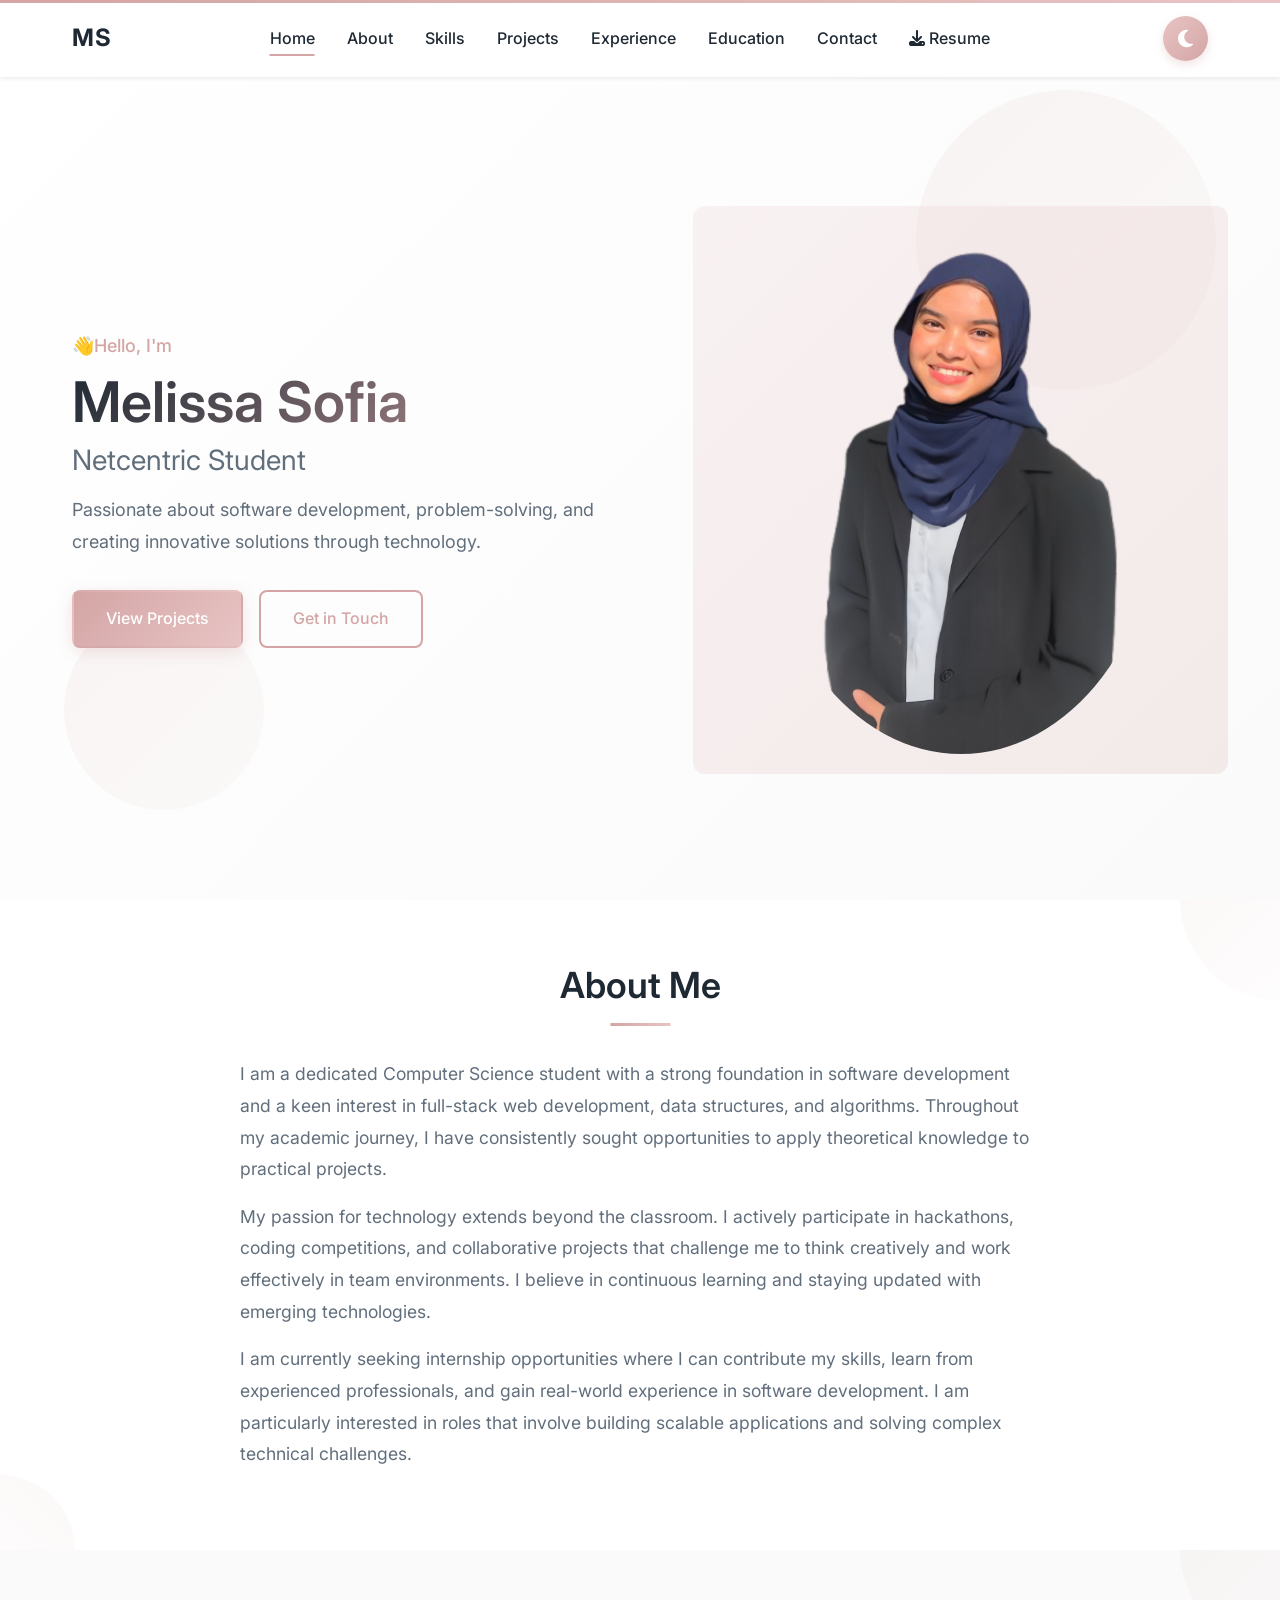
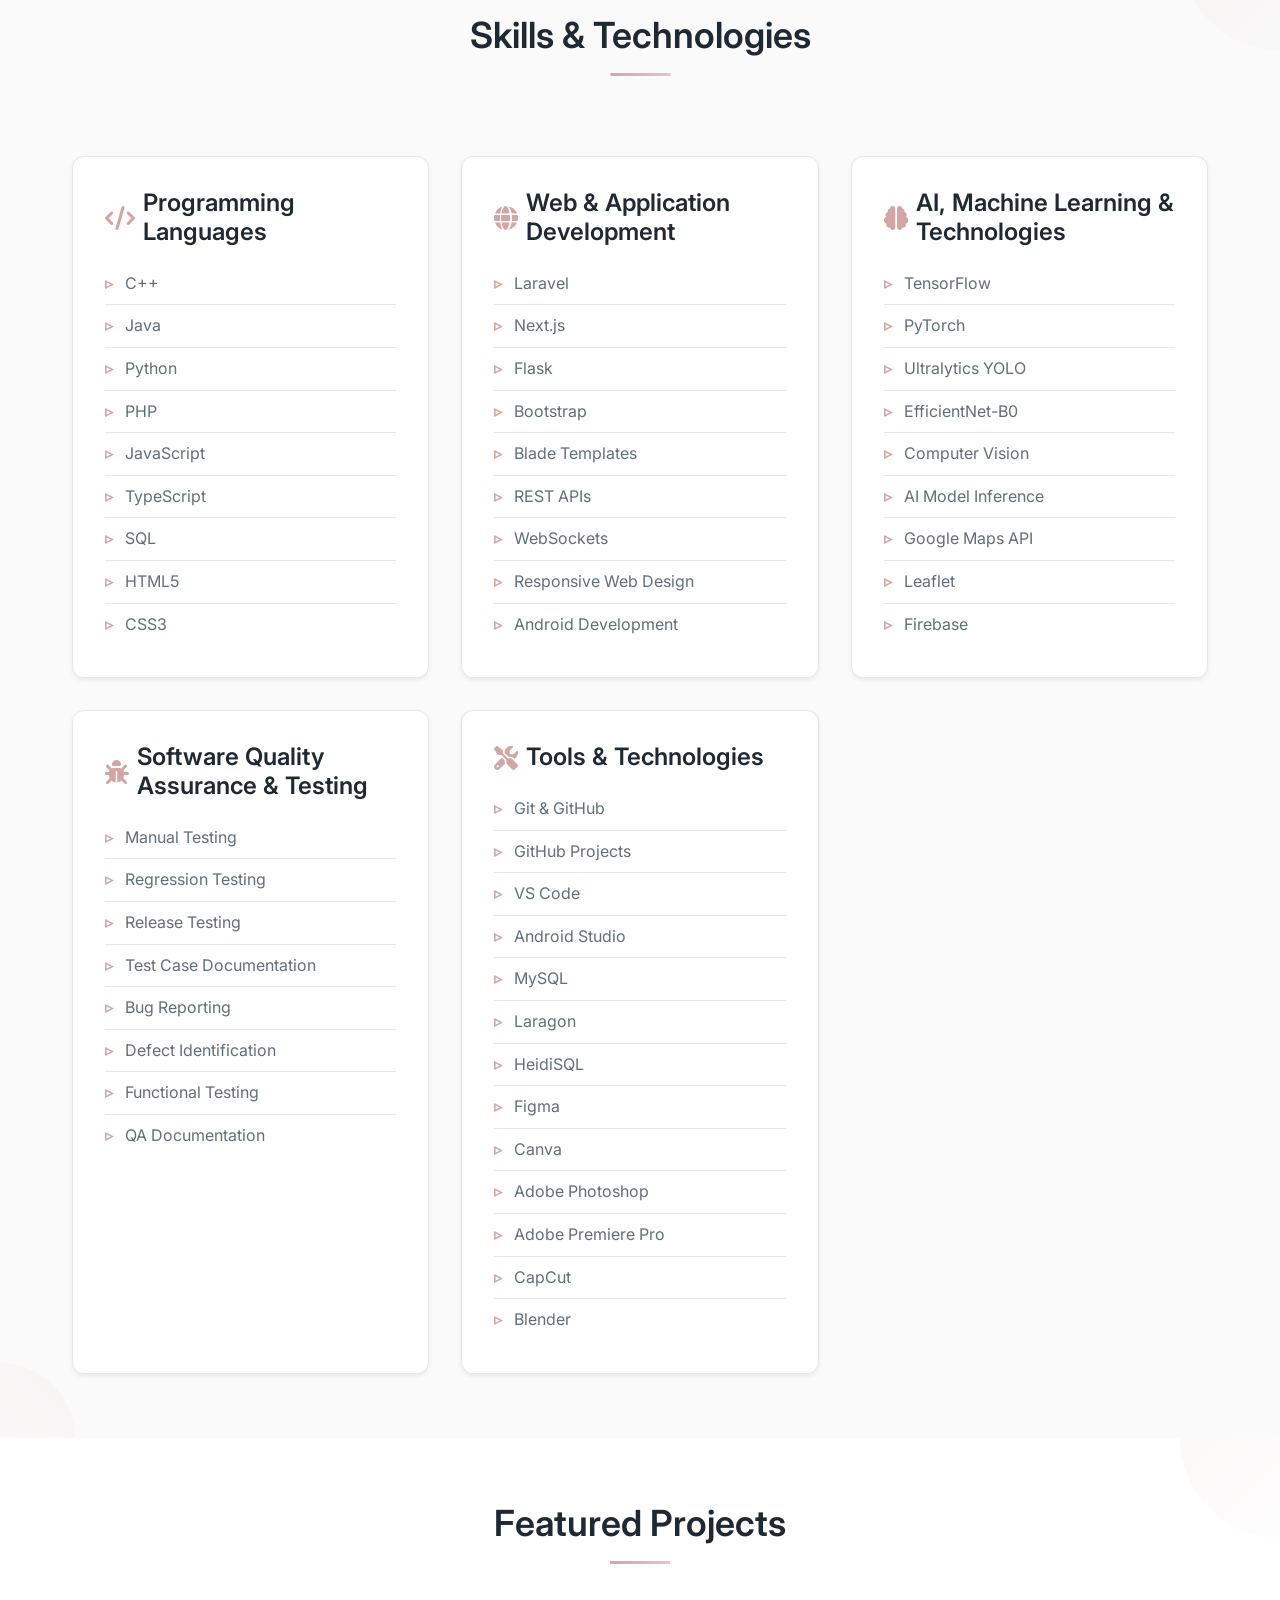
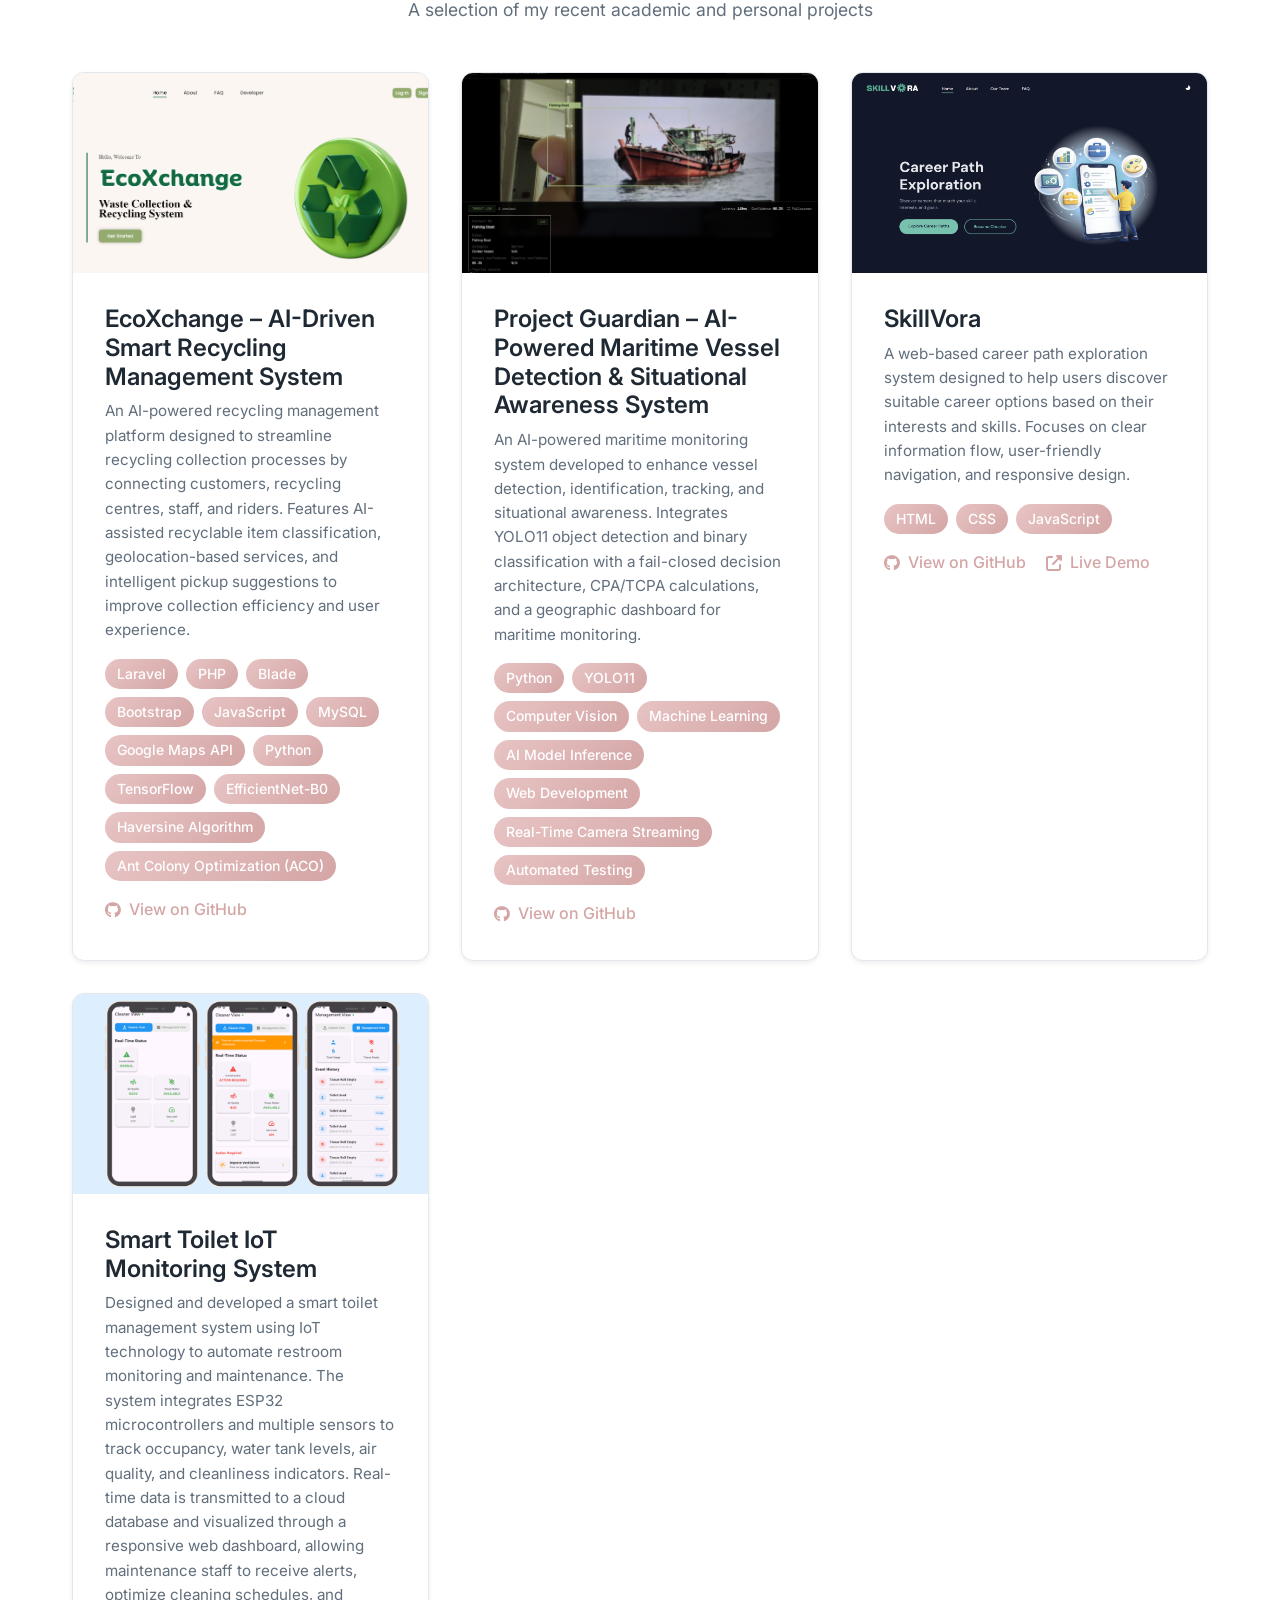
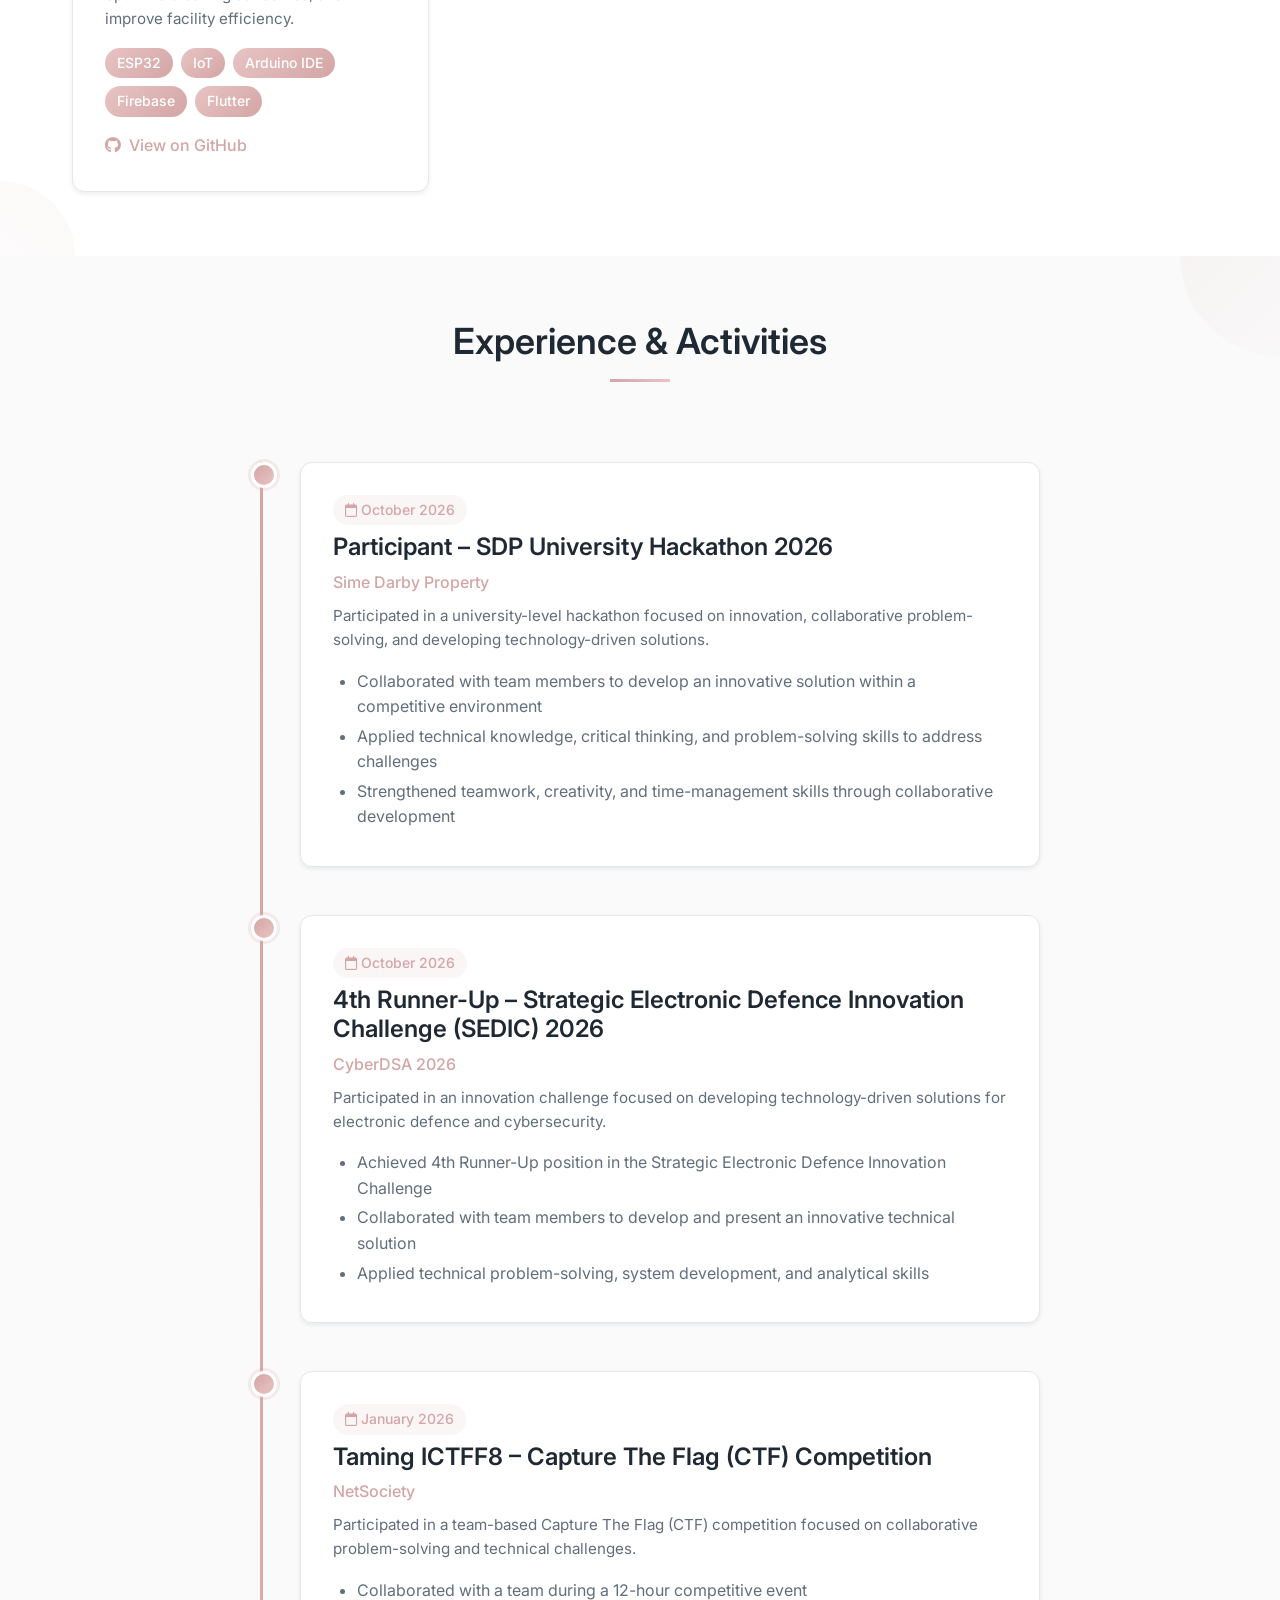
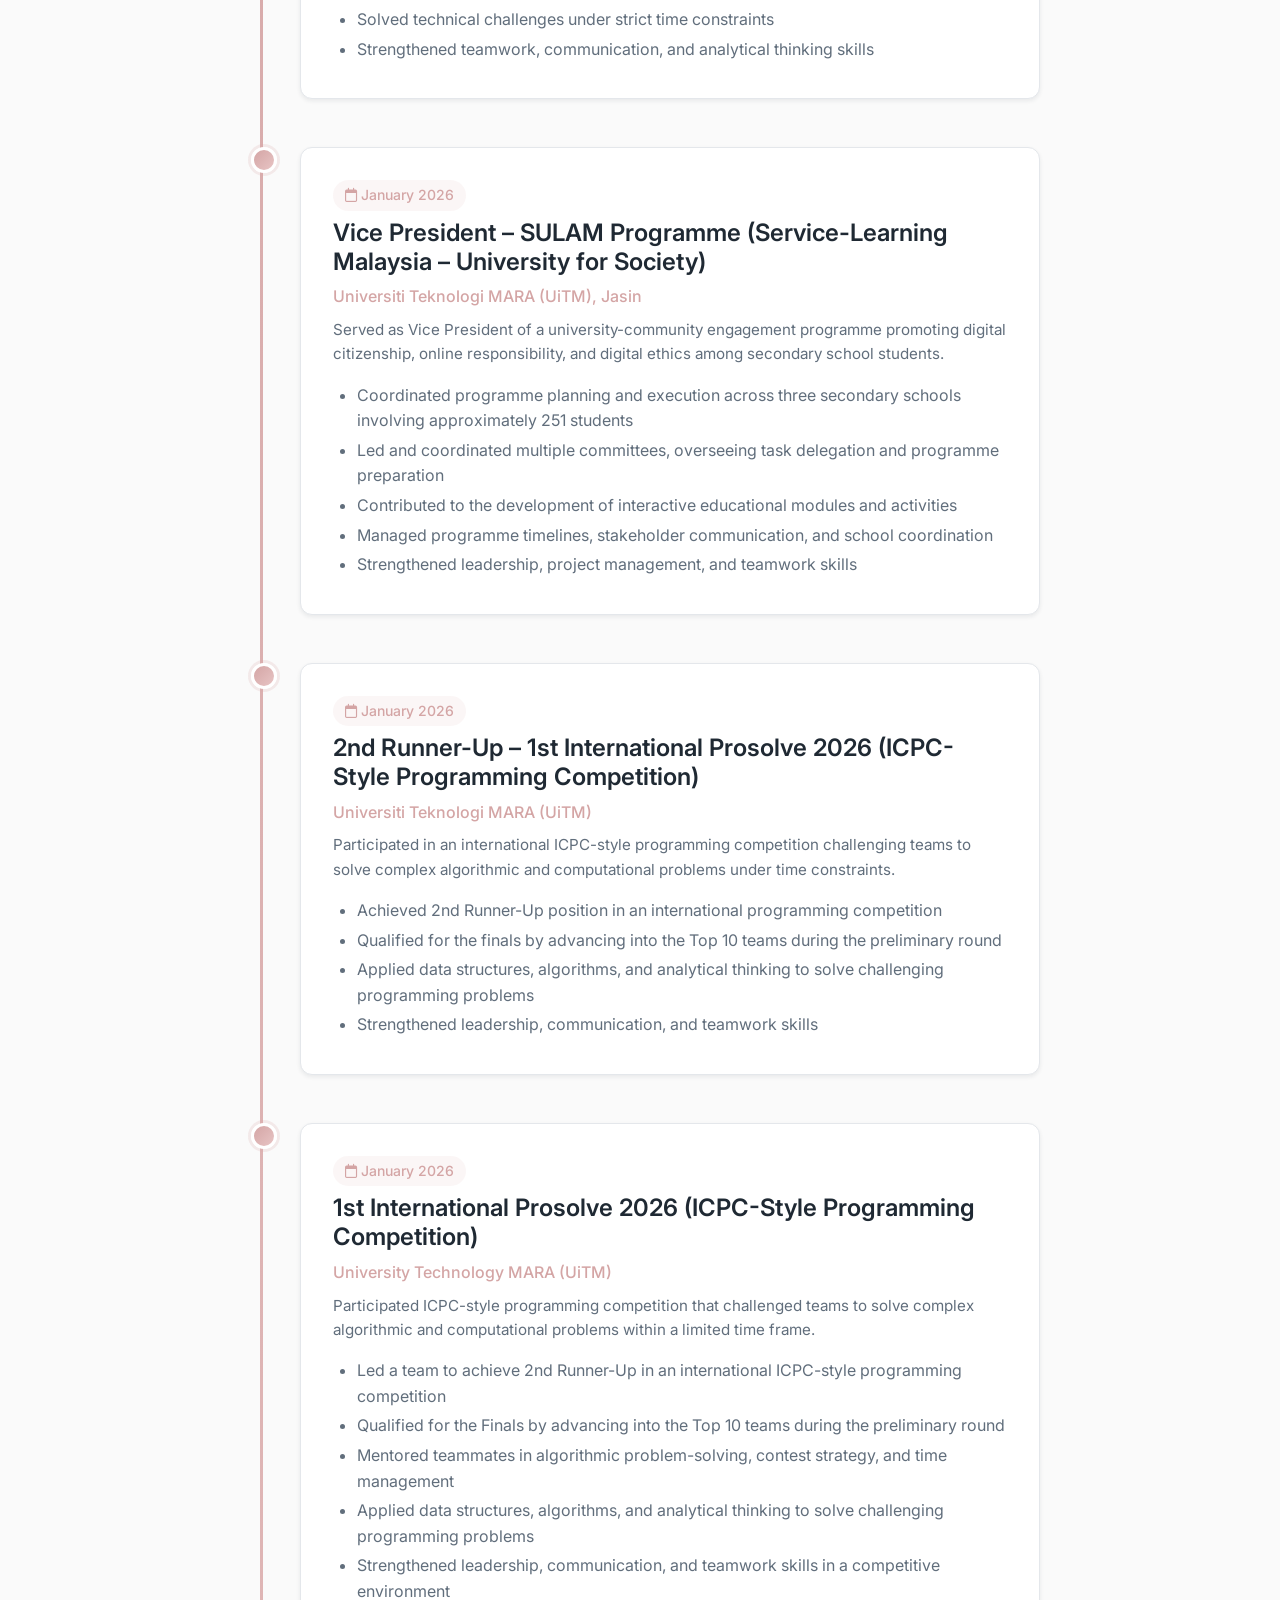
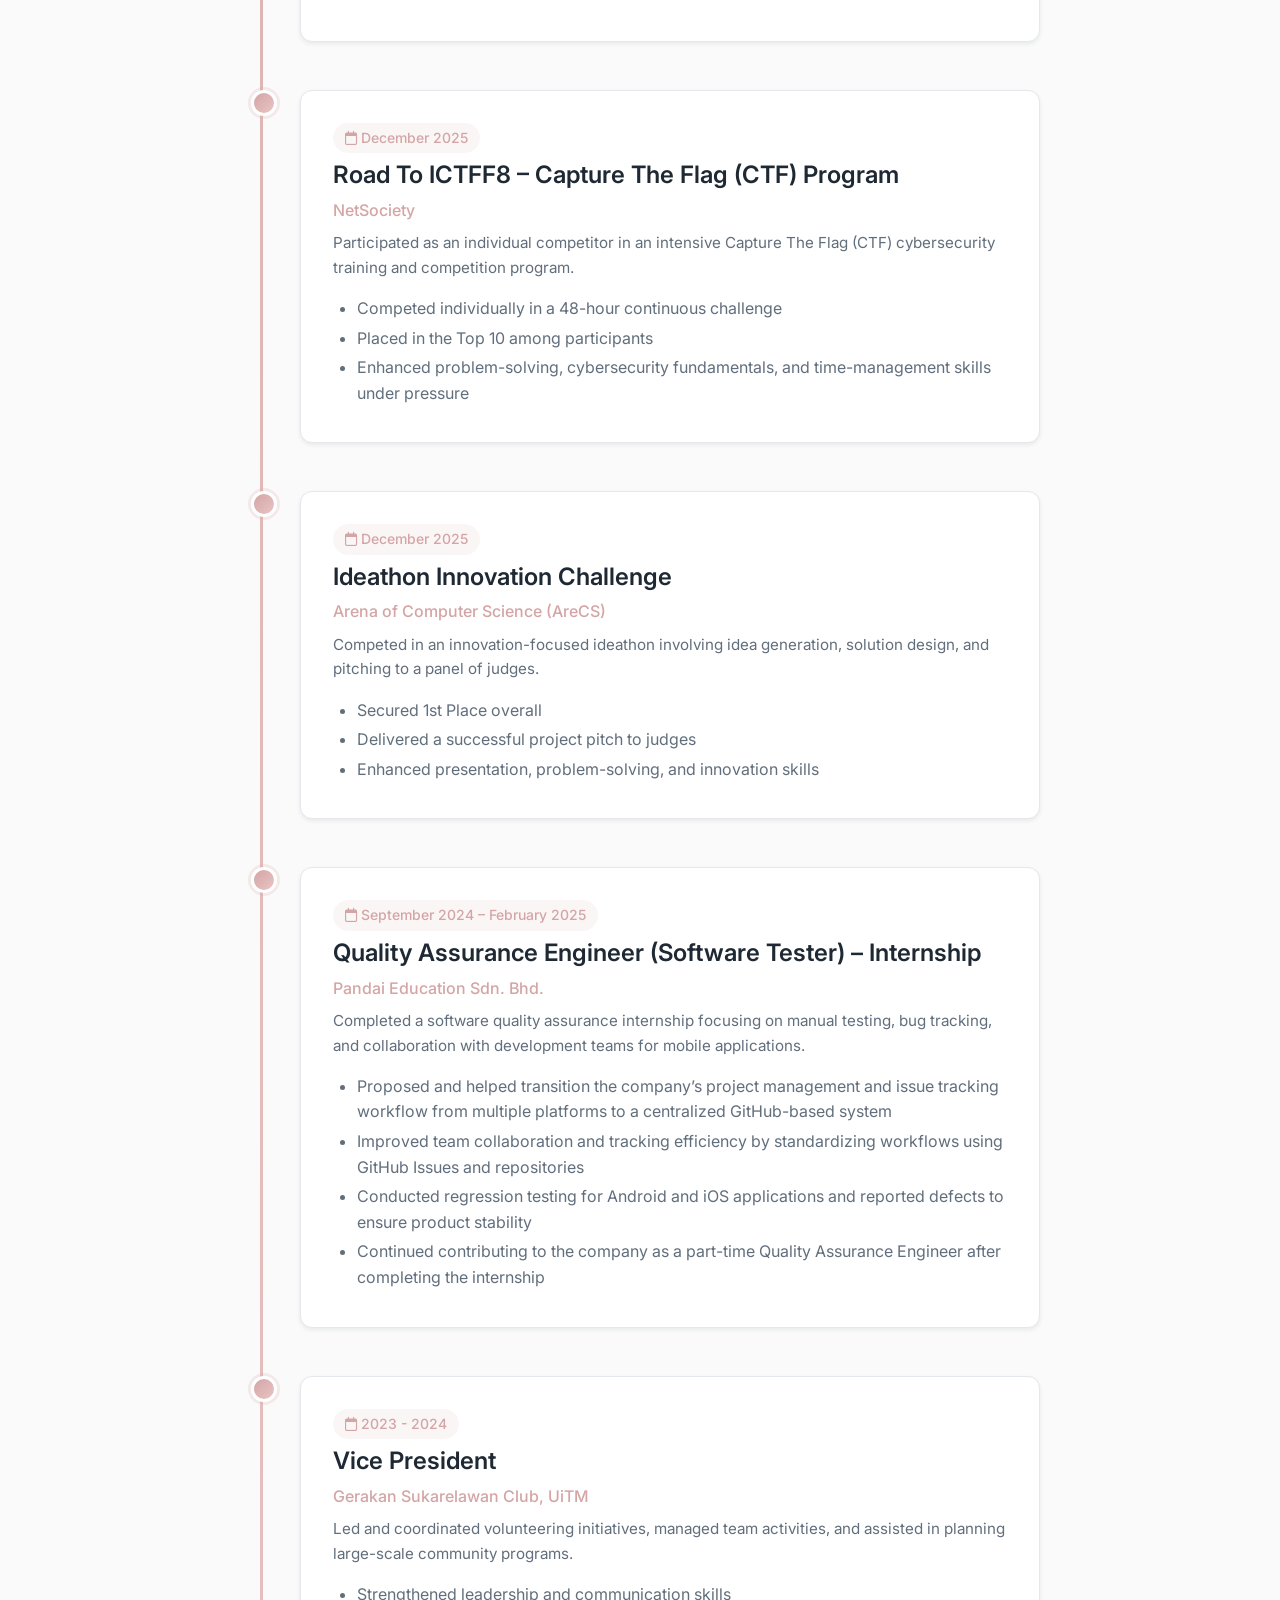
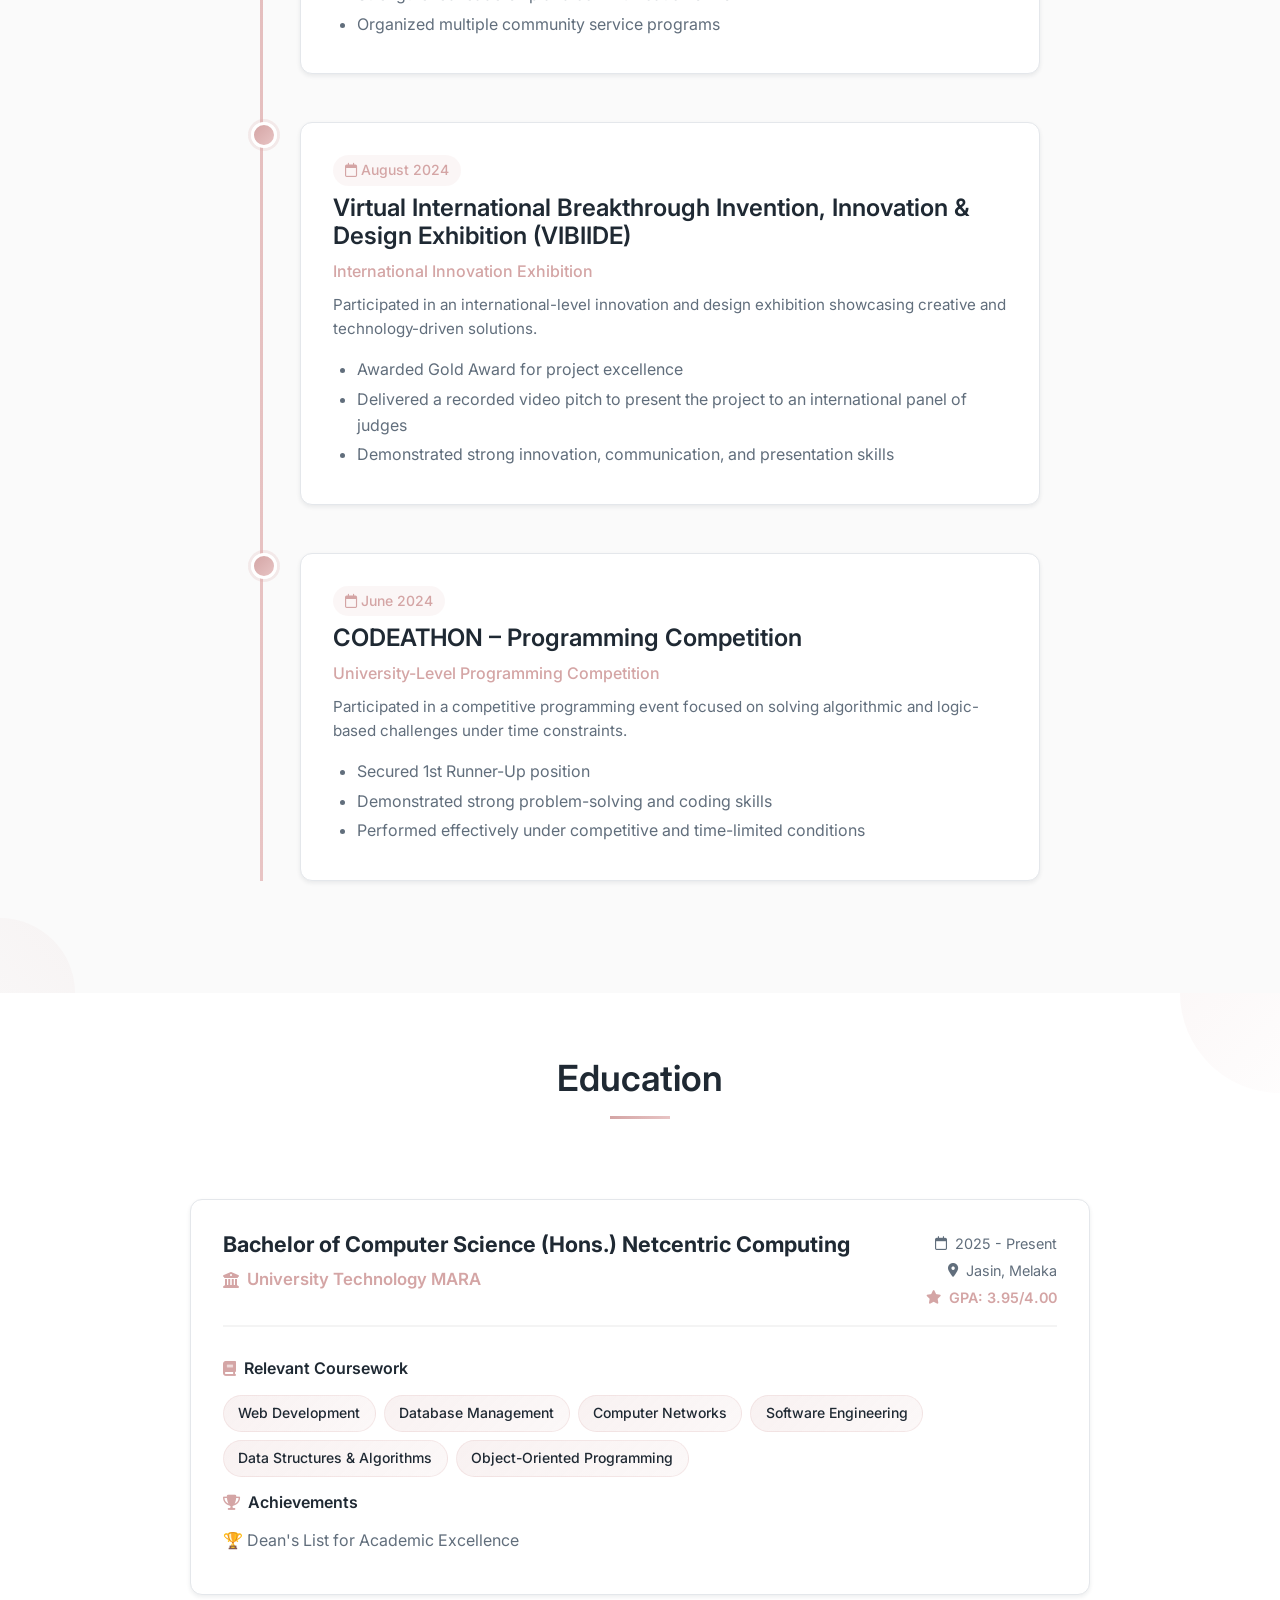
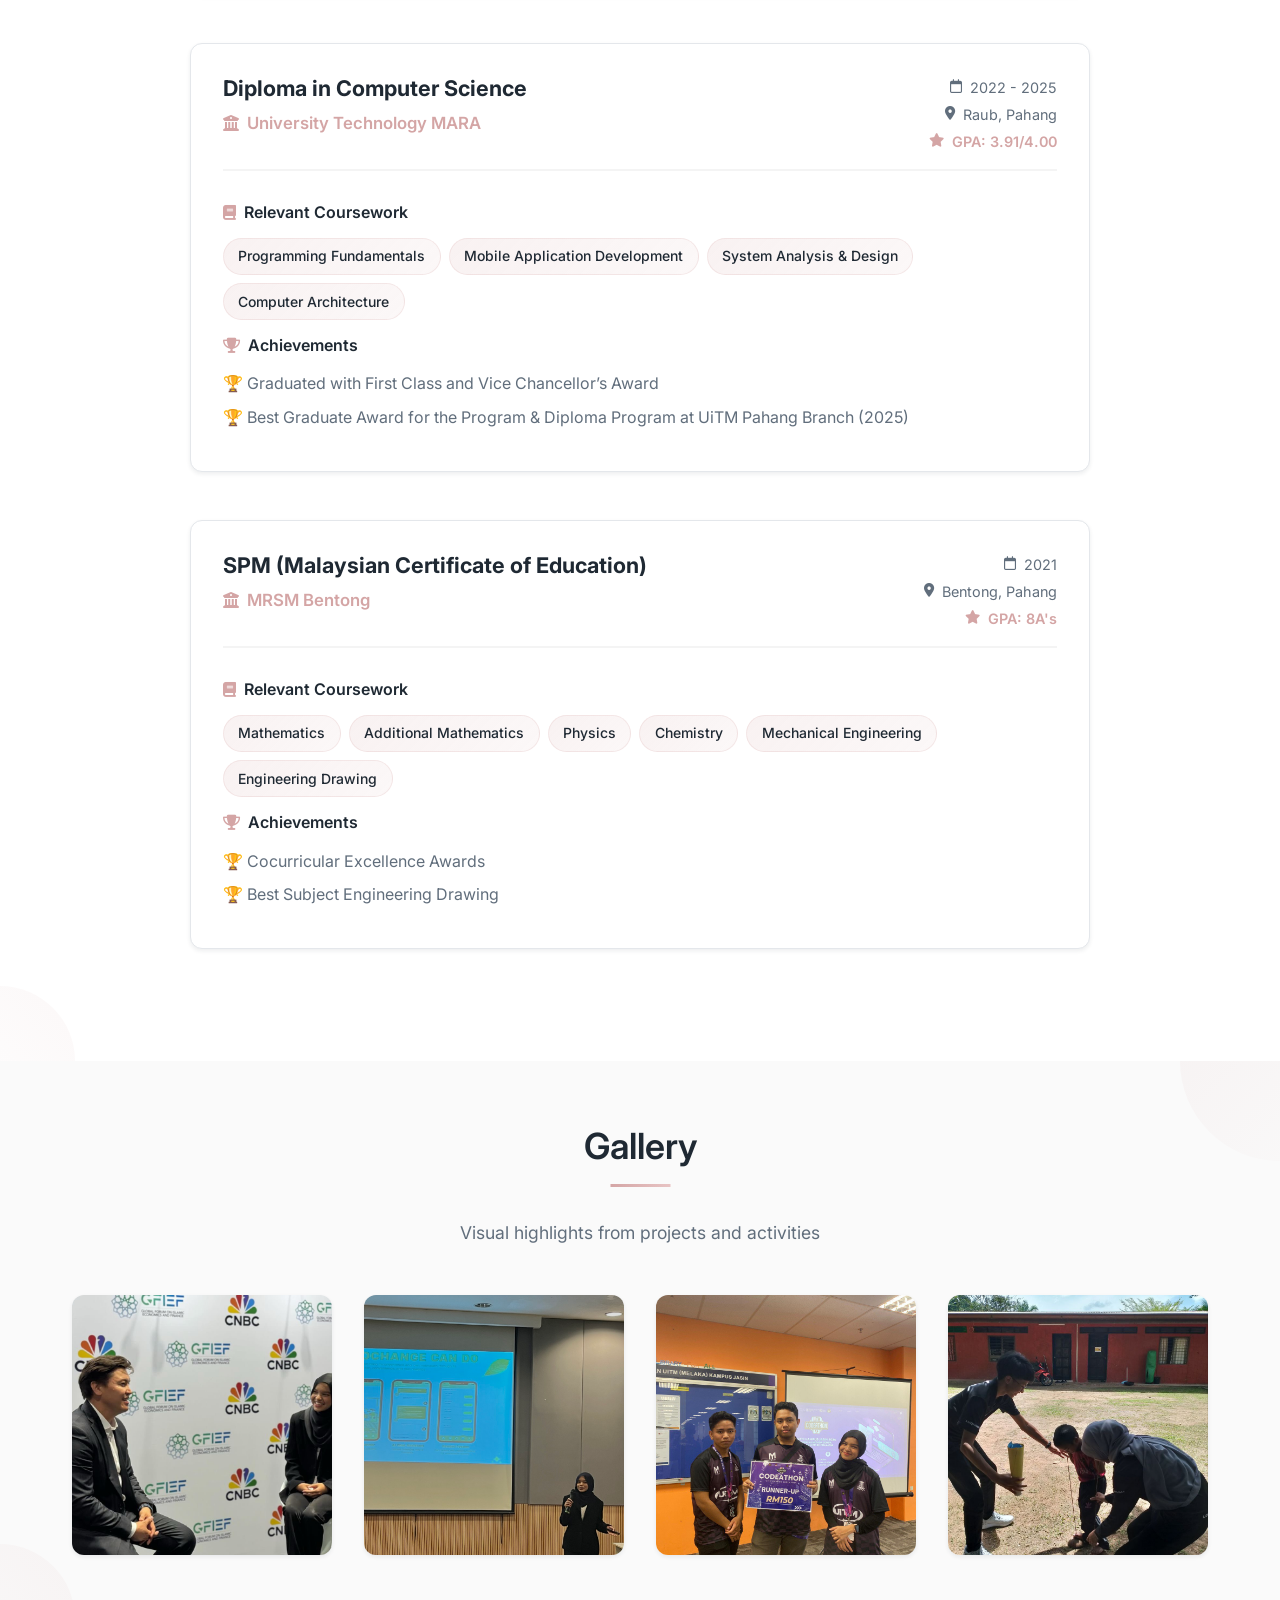
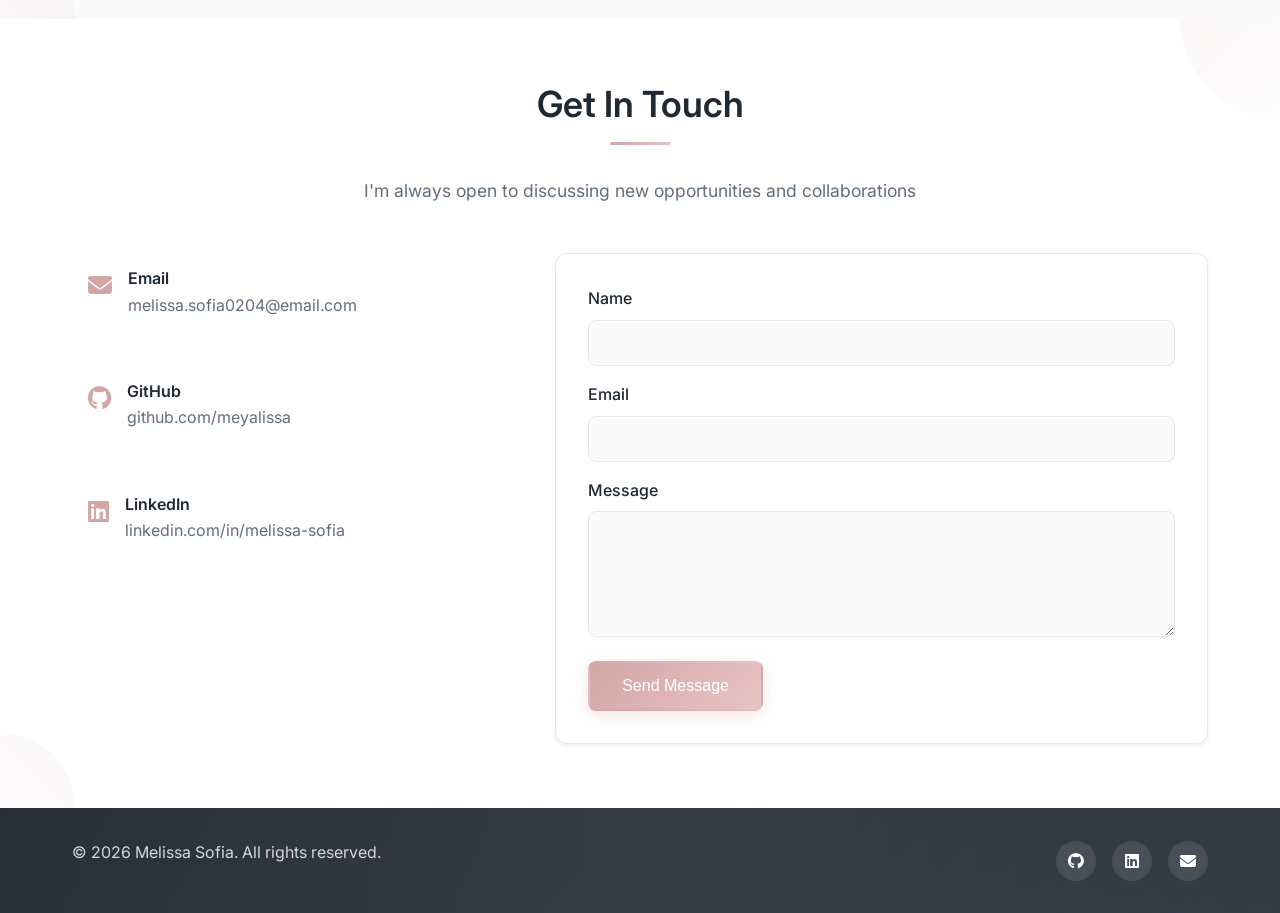
<file: index.html>
<!DOCTYPE html>
<html lang="en">
<head>
    <meta charset="UTF-8">
    <meta name="viewport" content="width=device-width, initial-scale=1.0">
    <meta name="description" content="Professional portfolio of a Computer Science student showcasing projects, skills, and experience">
    <title>Melissa Sofia - Portfolio</title>
    
    <!-- Google Fonts -->
    <link rel="preconnect" href="https://fonts.googleapis.com">
    <link rel="preconnect" href="https://fonts.gstatic.com" crossorigin>
    <link href="https://fonts.googleapis.com/css2?family=Inter:wght@300;400;500;600;700&display=swap" rel="stylesheet">
    
    <!-- Font Awesome for icons -->
    <link rel="stylesheet" href="https://cdnjs.cloudflare.com/ajax/libs/font-awesome/6.4.0/css/all.min.css">
    
    <!-- Main Stylesheet -->
    <link rel="stylesheet" href="css/style.css">
</head>
<body>
    <!-- Navigation Bar -->
    <nav class="navbar" id="navbar">
        <div class="container nav-container">
            <a href="#home" class="logo">MS</a>
            
            <!-- Mobile Menu Toggle -->
            <button class="menu-toggle" id="menuToggle" aria-label="Toggle menu">
                <span></span>
                <span></span>
                <span></span>
            </button>
            
            <!-- Navigation Links -->
            <ul class="nav-links" id="navLinks">
                <li><a href="#home" class="nav-link active">Home</a></li>
                <li><a href="#about" class="nav-link">About</a></li>
                <li><a href="#skills" class="nav-link">Skills</a></li>
                <li><a href="#projects" class="nav-link">Projects</a></li>
                <li><a href="#activities" class="nav-link">Experience</a></li>
                <li><a href="#education" class="nav-link">Education</a></li>
                <li><a href="#contact" class="nav-link">Contact</a></li>
                <li><a href="resume/Melissa_Sofia_Resume.pdf" download class="nav-link nav-resume-btn">
                    <i class="fas fa-download"></i> Resume
                </a></li>
            </ul>
            
            <!-- Theme Toggle Button -->
            <button class="theme-toggle" id="themeToggle" aria-label="Toggle theme">
                <i class="fas fa-moon" id="themeIcon"></i>
            </button>
        </div>
    </nav>

    <!-- Landing Section -->
    <section id="home" class="hero-section">
        <div class="container">
            <div class="hero-content">
                <div class="hero-text">
                    <p class="greeting">Hello, I'm</p>
                    <h1 class="hero-name" id="profileName">Loading...</h1>
                    <h2 class="hero-title" id="profileTitle">Computer Science Student</h2>
                    <p class="hero-tagline" id="profileTagline">Loading...</p>
                    
                    <div class="hero-buttons">
                        <a href="#projects" class="btn btn-primary">View Projects</a>
                        <a href="#contact" class="btn btn-secondary">Get in Touch</a>
                    </div>
                </div>
                
                <div class="hero-image">
                    <img src="images/profile.png" alt="Profile Photo" id="profileImage">
                </div>
            </div>
        </div>
    </section>

    <!-- About Section -->
    <section id="about" class="section">
        <div class="container">
            <h2 class="section-title">About Me</h2>
            <div class="about-content">
                <div class="about-text" id="aboutContent">
                    <!-- Content loaded dynamically from profile.json -->
                    <p>Loading...</p>
                </div>
                
                <!-- Resume Download Button in About Section -->
                <!-- <div class="resume-download-section">
                    <a href="resume/Melissa_Sofia_Resume.pdf" download class="btn btn-primary">
                        <i class="fas fa-file-download"></i>
                        Download My Resume
                    </a>
                    <p class="resume-note">Available in PDF format</p>
                </div> -->
            </div>
        </div>
    </section>

    <!-- Skills Section -->
    <section id="skills" class="section section-alt">
        <div class="container">
            <h2 class="section-title">Skills & Technologies</h2>
            <div class="skills-container" id="skillsContainer">
                <!-- Skills loaded dynamically from skills.json -->
                <div class="loading">Loading skills...</div>
            </div>
        </div>
    </section>

    <!-- Projects Section -->
    <section id="projects" class="section">
        <div class="container">
            <h2 class="section-title">Featured Projects</h2>
            <p class="section-subtitle">A selection of my recent academic and personal projects</p>
            <div class="projects-grid" id="projectsGrid">
                <!-- Projects loaded dynamically from projects.json -->
                <div class="loading">Loading projects...</div>
            </div>
        </div>
    </section>

    <!-- Activities/Experience Section -->
    <section id="activities" class="section section-alt">
        <div class="container">
            <h2 class="section-title">Experience & Activities</h2>
            <div class="timeline" id="activitiesTimeline">
                <!-- Activities loaded dynamically from activities.json -->
                <div class="loading">Loading activities...</div>
            </div>
        </div>
    </section>

    <!-- Education Section -->
    <section id="education" class="section">
        <div class="container">
            <h2 class="section-title">Education</h2>
            <div class="education-content" id="educationContent">
                <!-- Education loaded dynamically from profile.json -->
                <div class="loading">Loading education...</div>
            </div>
        </div>
    </section>

    <!-- Gallery Section -->
    <section id="gallery" class="section section-alt">
        <div class="container">
            <h2 class="section-title">Gallery</h2>
            <p class="section-subtitle">Visual highlights from projects and activities</p>
            <div class="gallery-grid">
                <!-- Replace these with your actual images -->
                <!-- To update: replace images/image.png with your own images -->
                <div class="gallery-item">
                    <img src="images/showcase1.jpg" alt="Project showcase 1">
                    <div class="gallery-overlay">
                        <p>Social</p>
                    </div>
                </div>
                <div class="gallery-item">
                    <img src="images/showcase2.jpg" alt="Project showcase 2">
                    <div class="gallery-overlay">
                        <p>Pitching</p>
                    </div>
                </div>
                <div class="gallery-item">
                    <img src="images/showcase3.jpg" alt="Project showcase 3">
                    <div class="gallery-overlay">
                        <p>Competition</p>
                    </div>
                </div>
                <div class="gallery-item">
                    <img src="images/showcase4.jpg" alt="Project showcase 4">
                    <div class="gallery-overlay">
                        <p>Volunteering</p>
                    </div>
                </div>
            </div>
        </div>
    </section>

    <!-- Contact Section -->
    <section id="contact" class="section">
        <div class="container">
            <h2 class="section-title">Get In Touch</h2>
            <p class="section-subtitle">I'm always open to discussing new opportunities and collaborations</p>
            
            <div class="contact-container">
                <div class="contact-info">
                    <div class="contact-item">
                        <i class="fas fa-envelope"></i>
                        <div>
                            <h3>Email</h3>
                            <a href="mailto:melissa.sofia0204@email.com" id="contactEmail">melissa.sofia0204@email.com</a>
                        </div>
                    </div>
                    
                    <div class="contact-item">
                        <i class="fab fa-github"></i>
                        <div>
                            <h3>GitHub</h3>
                            <a href="https://github.com/meyalissa" target="_blank" id="contactGithub">github.com/meyalissa</a>
                        </div>
                    </div>
                    
                    <div class="contact-item">
                        <i class="fab fa-linkedin"></i>
                        <div>
                            <h3>LinkedIn</h3>
                            <a href="https://linkedin.com/in/melissa-sofia" target="_blank" id="contactLinkedin">linkedin.com/in/melissa-sofia</a>
                        </div>
                    </div>
                </div>
                
                <div class="contact-form-container">
                    <form class="contact-form" id="contactForm">
                        <div class="form-group">
                            <label for="name">Name</label>
                            <input type="text" id="name" name="name" required>
                        </div>
                        
                        <div class="form-group">
                            <label for="email">Email</label>
                            <input type="email" id="email" name="_replyto" required>
                        </div>
                        
                        <div class="form-group">
                            <label for="message">Message</label>
                            <textarea id="message" name="message" rows="5" required></textarea>
                        </div>
                        
                        <button type="submit" class="btn btn-primary">Send Message</button>
                    </form>
                    
                    <!-- Form submission message (frontend only) -->
                    <div class="form-message" id="formMessage"></div>
                </div>
            </div>
        </div>
    </section>

    <!-- Footer -->
    <footer class="footer">
        <div class="container">
            <p>&copy; <span id="currentYear"></span> <span id="footerName">Melissa Sofia</span>. All rights reserved.</p>
            <div class="social-links">
                <a href="https://github.com/meyalissa" target="_blank" aria-label="GitHub"><i class="fab fa-github"></i></a>
                <a href="https://linkedin.com/in/melissa-sofia" target="_blank" aria-label="LinkedIn"><i class="fab fa-linkedin"></i></a>
                <a href="mailto:melissa.sofia0204@gmail.com" aria-label="Email"><i class="fas fa-envelope"></i></a>
            </div>
        </div>
    </footer>

    <!-- JavaScript Files -->
    <script src="js/main.js"></script>
    <script src="js/skills.js"></script>
    <script src="js/projects.js"></script>
    <script src="js/activities.js"></script>
</body>
</html>
</file>
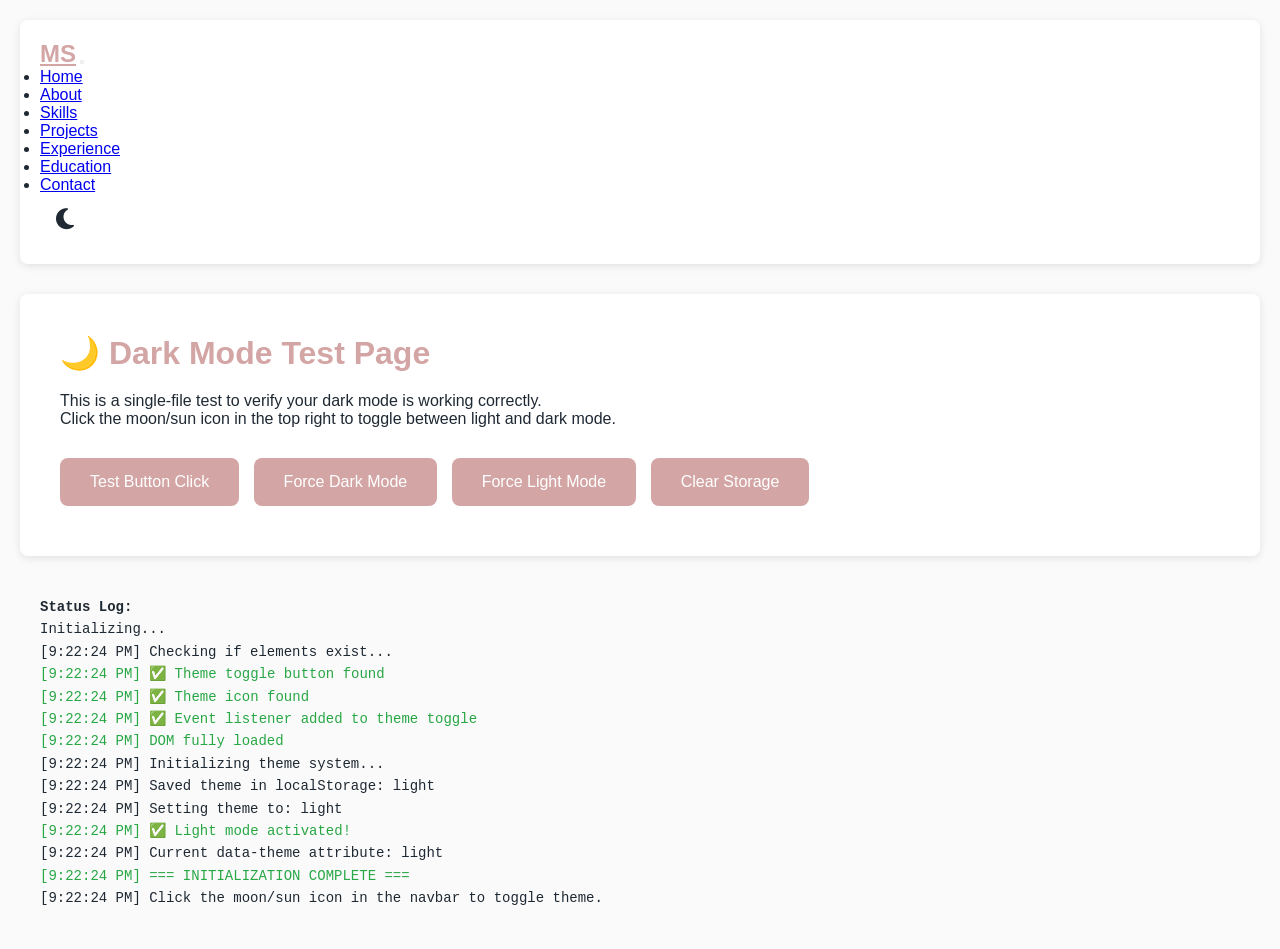
<file: test.html>
<!DOCTYPE html>
<html lang="en">
<head>
    <meta charset="UTF-8">
    <meta name="viewport" content="width=device-width, initial-scale=1.0">
    <title>Dark Mode Test - Single File</title>
    
    <!-- Font Awesome -->
    <link rel="stylesheet" href="https://cdnjs.cloudflare.com/ajax/libs/font-awesome/6.4.0/css/all.min.css">
    
    <style>
        /* CSS Variables for Light Mode */
        :root {
            --bg-color: #FAFAFA;
            --text-color: #1F2933;
            --card-bg: #FFFFFF;
            --accent: #D4A5A5;
        }

        /* CSS Variables for Dark Mode */
        [data-theme="dark"] {
            --bg-color: #1a1d23;
            --text-color: #E4E7EB;
            --card-bg: #252a33;
            --accent: #D4A5A5;
        }

        * {
            margin: 0;
            padding: 0;
            box-sizing: border-box;
        }

        body {
            font-family: 'Arial', sans-serif;
            background-color: var(--bg-color);
            color: var(--text-color);
            transition: background-color 0.3s ease, color 0.3s ease;
            padding: 20px;
        }

        .navbar {
            background: var(--card-bg);
            padding: 20px;
            border-radius: 8px;
            display: flex;
            justify-content: space-between;
            align-items: center;
            margin-bottom: 30px;
            box-shadow: 0 2px 8px rgba(0,0,0,0.1);
            transition: background-color 0.3s ease;
        }

        .logo {
            font-size: 24px;
            font-weight: bold;
            color: var(--accent);
        }

        .theme-toggle {
            background: none;
            border: none;
            cursor: pointer;
            padding: 10px;
            font-size: 24px;
            color: var(--text-color);
            transition: all 0.3s ease;
            border-radius: 50%;
            width: 50px;
            height: 50px;
            display: flex;
            align-items: center;
            justify-content: center;
        }

        .theme-toggle:hover {
            background-color: var(--bg-color);
            transform: rotate(20deg);
        }

        .content {
            background: var(--card-bg);
            padding: 40px;
            border-radius: 8px;
            margin-bottom: 20px;
            transition: background-color 0.3s ease;
            box-shadow: 0 2px 8px rgba(0,0,0,0.1);
        }

        h1 {
            color: var(--accent);
            margin-bottom: 20px;
        }

        .status {
            background: var(--bg-color);
            padding: 20px;
            border-radius: 8px;
            margin-top: 20px;
            font-family: monospace;
            font-size: 14px;
            line-height: 1.6;
            transition: background-color 0.3s ease;
        }

        .test-button {
            background: var(--accent);
            color: white;
            border: none;
            padding: 15px 30px;
            border-radius: 8px;
            cursor: pointer;
            font-size: 16px;
            margin: 10px 10px 10px 0;
            transition: transform 0.2s;
        }

        .test-button:hover {
            transform: translateY(-2px);
        }

        .success {
            color: #28a745;
        }

        .error {
            color: #dc3545;
        }
    </style>
</head>
<body>
    <!-- Navigation with Theme Toggle -->
    <nav class="navbar">
        <div class="container nav-container">
            <a href="#home" class="logo">MS</a>
            
            <!-- Mobile Menu Toggle -->
            <button class="menu-toggle" id="menuToggle" aria-label="Toggle menu">
                <span></span>
                <span></span>
                <span></span>
            </button>
            
            <!-- Navigation Links -->
            <ul class="nav-links" id="navLinks">
                <li><a href="#home" class="nav-link active">Home</a></li>
                <li><a href="#about" class="nav-link">About</a></li>
                <li><a href="#skills" class="nav-link">Skills</a></li>
                <li><a href="#projects" class="nav-link">Projects</a></li>
                <li><a href="#activities" class="nav-link">Experience</a></li>
                <li><a href="#education" class="nav-link">Education</a></li>
                <li><a href="#contact" class="nav-link">Contact</a></li>
            </ul>
            
            <!-- Theme Toggle Button -->
            <button class="theme-toggle" id="themeToggle" aria-label="Toggle theme">
                <i class="fas fa-moon" id="themeIcon"></i>
            </button>
        </div>
    </nav>

    <!-- Main Content -->
    <div class="content">
        <h1>🌙 Dark Mode Test Page</h1>
        <p>This is a single-file test to verify your dark mode is working correctly.</p>
        <p>Click the moon/sun icon in the top right to toggle between light and dark mode.</p>
        
        <div style="margin-top: 20px;">
            <button class="test-button" onclick="testButton()">Test Button Click</button>
            <button class="test-button" onclick="manualDark()">Force Dark Mode</button>
            <button class="test-button" onclick="manualLight()">Force Light Mode</button>
            <button class="test-button" onclick="clearStorage()">Clear Storage</button>
        </div>
    </div>

    <!-- Status Display -->
    <div class="status" id="statusLog">
        <strong>Status Log:</strong><br>
        Initializing...
    </div>

    <script>
        // Get DOM elements
        const html = document.documentElement;
        const themeToggle = document.getElementById('themeToggle');
        const themeIcon = document.getElementById('themeIcon');
        const statusLog = document.getElementById('statusLog');

        // Log function
        function log(message, type = 'info') {
            const timestamp = new Date().toLocaleTimeString();
            const color = type === 'error' ? 'error' : type === 'success' ? 'success' : '';
            statusLog.innerHTML += `<br><span class="${color}">[${timestamp}] ${message}</span>`;
            console.log(message);
        }

        // Check if elements exist
        log('Checking if elements exist...');
        if (!themeToggle) {
            log('❌ ERROR: Theme toggle button not found!', 'error');
        } else {
            log('✅ Theme toggle button found', 'success');
        }

        if (!themeIcon) {
            log('❌ ERROR: Theme icon not found!', 'error');
        } else {
            log('✅ Theme icon found', 'success');
        }

        // Initialize theme
        function initializeTheme() {
            log('Initializing theme system...');
            
            const savedTheme = localStorage.getItem('theme');
            log(`Saved theme in localStorage: ${savedTheme || 'none'}`);
            
            if (savedTheme) {
                setTheme(savedTheme);
            } else {
                const prefersDark = window.matchMedia('(prefers-color-scheme: dark)').matches;
                log(`System prefers dark mode: ${prefersDark}`);
                setTheme(prefersDark ? 'dark' : 'light');
            }
        }

        // Set theme
        function setTheme(theme) {
            log(`Setting theme to: ${theme}`);
            
            if (theme === 'dark') {
                html.setAttribute('data-theme', 'dark');
                themeIcon.className = 'fas fa-sun';
                localStorage.setItem('theme', 'dark');
                log('✅ Dark mode activated!', 'success');
            } else {
                html.setAttribute('data-theme', 'light');
                themeIcon.className = 'fas fa-moon';
                localStorage.setItem('theme', 'light');
                log('✅ Light mode activated!', 'success');
            }
            
            // Verify
            const currentTheme = html.getAttribute('data-theme');
            log(`Current data-theme attribute: ${currentTheme}`);
        }

        // Toggle theme
        function toggleTheme() {
            const currentTheme = html.getAttribute('data-theme');
            const newTheme = currentTheme === 'dark' ? 'light' : 'dark';
            log(`Toggling from ${currentTheme} to ${newTheme}`);
            setTheme(newTheme);
        }

        // Test functions
        function testButton() {
            log('Test button clicked!', 'success');
            alert('Button click is working!');
        }

        function manualDark() {
            log('Manually forcing dark mode...');
            setTheme('dark');
        }

        function manualLight() {
            log('Manually forcing light mode...');
            setTheme('light');
        }

        function clearStorage() {
            log('Clearing localStorage...');
            localStorage.removeItem('theme');
            log('✅ Storage cleared. Reloading page...', 'success');
            setTimeout(() => location.reload(), 1000);
        }

        // Add event listener
        if (themeToggle) {
            themeToggle.addEventListener('click', function() {
                log('Theme toggle button clicked!');
                toggleTheme();
            });
            log('✅ Event listener added to theme toggle', 'success');
        }

        // Initialize on load
        window.addEventListener('DOMContentLoaded', function() {
            log('DOM fully loaded', 'success');
            initializeTheme();
            log('=== INITIALIZATION COMPLETE ===', 'success');
            log('Click the moon/sun icon in the navbar to toggle theme.');
        });

        // Listen for system theme changes
        window.matchMedia('(prefers-color-scheme: dark)').addEventListener('change', (e) => {
            log(`System theme changed. Prefers dark: ${e.matches}`);
            if (!localStorage.getItem('theme')) {
                setTheme(e.matches ? 'dark' : 'light');
            }
        });
    </script>
</body>
</html>
</file>
<file: css/style.css>
/* ===================================
   ENHANCED PORTFOLIO WITH ANIMATIONS
   Creative & Professional Design
   =================================== */

/* === ROOT VARIABLES === */
:root {
    /* Light Mode Color Palette */
    --primary-color: #1F2933;
    --accent-color: #D4A5A5;
    --accent-light: #E8C4C4;
    --accent-dark: #B88888;
    --background-light: #FAFAFA;
    --background-alt: #F4F4F4;
    --text-dark: #1F2933;
    --text-light: #616E7C;
    --white: #FFFFFF;
    --border-color: #E4E7EB;
    --card-bg: #FFFFFF;
    --shadow-color: rgba(31, 41, 51, 0.08);
    
    /* Typography */
    --font-primary: 'Inter', sans-serif;
    --font-weight-light: 300;
    --font-weight-regular: 400;
    --font-weight-medium: 500;
    --font-weight-semibold: 600;
    --font-weight-bold: 700;
    
    /* Spacing */
    --spacing-xs: 0.5rem;
    --spacing-sm: 1rem;
    --spacing-md: 2rem;
    --spacing-lg: 3rem;
    --spacing-xl: 4rem;
    
    /* Transitions */
    --transition-fast: 0.2s ease;
    --transition-normal: 0.3s ease;
    --transition-slow: 0.5s ease;
    
    /* Shadows */
    --shadow-sm: 0 2px 4px rgba(31, 41, 51, 0.08);
    --shadow-md: 0 4px 8px rgba(31, 41, 51, 0.12);
    --shadow-lg: 0 8px 16px rgba(31, 41, 51, 0.16);
    --shadow-xl: 0 12px 24px rgba(31, 41, 51, 0.2);
}

/* Dark Mode Color Palette */
[data-theme="dark"] {
    --primary-color: #F4F4F4;
    --accent-color: #D4A5A5;
    --accent-light: #E8C4C4;
    --accent-dark: #B88888;
    --background-light: #1a1d23;
    --background-alt: #252a33;
    --text-dark: #E4E7EB;
    --text-light: #9AA5B1;
    --white: #1F2933;
    --card-bg: #252a33;
    --border-color: #3E4C59;
    --shadow-color: rgba(0, 0, 0, 0.3);
}

/* === RESET & BASE STYLES === */
* {
    margin: 0;
    padding: 0;
    box-sizing: border-box;
}

html {
    scroll-behavior: smooth;
    font-size: 16px;
}

body {
    font-family: var(--font-primary);
    font-weight: var(--font-weight-regular);
    color: var(--text-dark);
    background-color: var(--background-light);
    line-height: 1.6;
    overflow-x: hidden;
    transition: background-color var(--transition-normal), color var(--transition-normal);
    position: relative;
}

/* Animated Background Particles */
body::before {
    content: '';
    position: fixed;
    top: 0;
    left: 0;
    width: 100%;
    height: 100%;
    background: 
        radial-gradient(circle at 20% 50%, rgba(212, 165, 165, 0.05) 0%, transparent 50%),
        radial-gradient(circle at 80% 80%, rgba(212, 165, 165, 0.05) 0%, transparent 50%),
        radial-gradient(circle at 40% 20%, rgba(212, 165, 165, 0.03) 0%, transparent 50%);
    pointer-events: none;
    z-index: 0;
    animation: floatingBg 20s ease-in-out infinite;
}

@keyframes floatingBg {
    0%, 100% { opacity: 1; transform: scale(1); }
    50% { opacity: 0.8; transform: scale(1.05); }
}

/* === TYPOGRAPHY === */
h1, h2, h3, h4, h5, h6 {
    font-weight: var(--font-weight-semibold);
    line-height: 1.2;
    color: var(--text-dark);
}

h1 { font-size: 2.5rem; }
h2 { font-size: 2rem; }
h3 { font-size: 1.5rem; }
h4 { font-size: 1.25rem; }

p {
    color: var(--text-light);
    margin-bottom: var(--spacing-sm);
}

a {
    text-decoration: none;
    color: inherit;
    transition: var(--transition-fast);
}

/* === LAYOUT UTILITIES === */
.container {
    max-width: 1200px;
    margin: 0 auto;
    padding: 0 var(--spacing-md);
    position: relative;
    z-index: 1;
}

.section {
    padding: var(--spacing-xl) 0;
    background-color: var(--white);
    transition: background-color var(--transition-normal);
    position: relative;
    overflow: hidden;
}

.section-alt {
    background-color: var(--background-light);
}

/* Decorative shapes for sections */
.section::before {
    content: '';
    position: absolute;
    width: 200px;
    height: 200px;
    border-radius: 50%;
    background: linear-gradient(135deg, rgba(212, 165, 165, 0.1), transparent);
    top: -100px;
    right: -100px;
    animation: pulse 8s ease-in-out infinite;
}

.section::after {
    content: '';
    position: absolute;
    width: 150px;
    height: 150px;
    border-radius: 50%;
    background: linear-gradient(225deg, rgba(212, 165, 165, 0.08), transparent);
    bottom: -75px;
    left: -75px;
    animation: pulse 10s ease-in-out infinite;
}

@keyframes pulse {
    0%, 100% { transform: scale(1); opacity: 0.5; }
    50% { transform: scale(1.2); opacity: 0.8; }
}

.section-title {
    text-align: center;
    margin-bottom: var(--spacing-md);
    font-size: 2.25rem;
    position: relative;
    display: inline-block;
    left: 50%;
    transform: translateX(-50%);
    animation: fadeInDown 0.8s ease;
}

.section-title::after {
    content: '';
    display: block;
    width: 60px;
    height: 3px;
    background: linear-gradient(90deg, var(--accent-color), var(--accent-light));
    margin: var(--spacing-sm) auto 0;
    animation: expandWidth 1s ease 0.5s backwards;
}

@keyframes expandWidth {
    from { width: 0; }
    to { width: 60px; }
}

.section-subtitle {
    text-align: center;
    color: var(--text-light);
    margin-bottom: var(--spacing-lg);
    font-size: 1.1rem;
    animation: fadeIn 1s ease 0.3s backwards;
}

/* === BUTTONS === */
.btn {
    display: inline-block;
    padding: 0.875rem 2rem;
    border-radius: 8px;
    font-weight: var(--font-weight-medium);
    font-size: 1rem;
    cursor: pointer;
    border: 2px solid transparent;
    transition: all var(--transition-normal);
    text-align: center;
    position: relative;
    overflow: hidden;
    z-index: 1;
}

.btn::before {
    content: '';
    position: absolute;
    top: 50%;
    left: 50%;
    width: 0;
    height: 0;
    border-radius: 50%;
    background: rgba(255, 255, 255, 0.2);
    transform: translate(-50%, -50%);
    transition: width 0.6s, height 0.6s;
    z-index: -1;
}

.btn:hover::before {
    width: 300px;
    height: 300px;
}

.btn-primary {
    background: linear-gradient(135deg, var(--accent-color), var(--accent-light));
    color: var(--white);
    box-shadow: 0 4px 15px rgba(212, 165, 165, 0.3);
}

.btn-primary:hover {
    transform: translateY(-3px);
    box-shadow: 0 6px 20px rgba(212, 165, 165, 0.4);
}

.btn-secondary {
    background-color: transparent;
    border-color: var(--accent-color);
    color: var(--accent-color);
    position: relative;
}

.btn-secondary::after {
    content: '';
    position: absolute;
    bottom: 0;
    left: 0;
    width: 0;
    height: 100%;
    background: var(--accent-color);
    transition: width 0.4s ease;
    z-index: -1;
    border-radius: 6px;
}

.btn-secondary:hover::after {
    width: 100%;
}

.btn-secondary:hover {
    color: var(--white);
    transform: translateY(-3px);
}

/* === NAVIGATION === */
.navbar {
    position: fixed;
    top: 0;
    left: 0;
    right: 0;
    background-color: rgba(255, 255, 255, 0.95);
    backdrop-filter: blur(10px);
    box-shadow: var(--shadow-sm);
    z-index: 1000;
    transition: all var(--transition-normal);
    animation: slideDown 0.5s ease;
}

[data-theme="dark"] .navbar {
    background-color: rgba(37, 42, 51, 0.95);
}

@keyframes slideDown {
    from {
        transform: translateY(-100%);
        opacity: 0;
    }
    to {
        transform: translateY(0);
        opacity: 1;
    }
}

.navbar:hover {
    box-shadow: var(--shadow-md);
}

.nav-container {
    display: flex;
    justify-content: space-between;
    align-items: center;
    padding: var(--spacing-sm) var(--spacing-md);
}

.logo {
    font-size: 1.5rem;
    font-weight: var(--font-weight-bold);
    color: var(--primary-color);
    letter-spacing: 1px;
    position: relative;
    animation: fadeInLeft 0.6s ease;
}

.logo::after {
    content: '';
    position: absolute;
    bottom: -5px;
    left: 0;
    width: 100%;
    height: 2px;
    background: linear-gradient(90deg, var(--accent-color), transparent);
    transform: scaleX(0);
    transition: transform 0.3s ease;
}

.logo:hover::after {
    transform: scaleX(1);
}

.nav-links {
    display: flex;
    list-style: none;
    gap: var(--spacing-md);
}

.nav-links li {
    animation: fadeInDown 0.6s ease backwards;
}

.nav-links li:nth-child(1) { animation-delay: 0.1s; }
.nav-links li:nth-child(2) { animation-delay: 0.2s; }
.nav-links li:nth-child(3) { animation-delay: 0.3s; }
.nav-links li:nth-child(4) { animation-delay: 0.4s; }
.nav-links li:nth-child(5) { animation-delay: 0.5s; }
.nav-links li:nth-child(6) { animation-delay: 0.6s; }
.nav-links li:nth-child(7) { animation-delay: 0.7s; }

.nav-link {
    color: var(--text-dark);
    font-weight: var(--font-weight-medium);
    padding: 0.5rem 0;
    position: relative;
    transition: color var(--transition-fast);
}

.nav-link::after {
    content: '';
    position: absolute;
    bottom: 0;
    left: 50%;
    width: 0;
    height: 2px;
    background: var(--accent-color);
    transition: all var(--transition-normal);
    transform: translateX(-50%);
}

.nav-link:hover::after,
.nav-link.active::after {
    width: 100%;
}

.nav-link:hover {
    color: var(--accent-color);
}

/* Mobile Menu Toggle */
.menu-toggle {
    display: none;
    flex-direction: column;
    background: none;
    border: none;
    cursor: pointer;
    padding: 0.5rem;
}

.menu-toggle span {
    width: 25px;
    height: 3px;
    background-color: var(--primary-color);
    margin: 3px 0;
    transition: var(--transition-fast);
}

/* Theme Toggle Button */
.theme-toggle {
    background: linear-gradient(135deg, var(--accent-light), var(--accent-color));
    border: none;
    cursor: pointer;
    padding: 0.5rem;
    font-size: 1.25rem;
    color: var(--white);
    transition: all var(--transition-fast);
    margin-left: var(--spacing-sm);
    border-radius: 50%;
    width: 45px;
    height: 45px;
    display: flex;
    align-items: center;
    justify-content: center;
    box-shadow: 0 4px 10px rgba(212, 165, 165, 0.3);
    animation: fadeInRight 0.6s ease;
}

.theme-toggle:hover {
    transform: rotate(180deg) scale(1.1);
    box-shadow: 0 6px 15px rgba(212, 165, 165, 0.5);
}

.theme-toggle i {
    transition: transform var(--transition-normal);
}

/* === HERO SECTION === */
.hero-section {
    min-height: 100vh;
    display: flex;
    align-items: center;
    padding-top: 80px;
    background: linear-gradient(135deg, var(--white) 0%, var(--background-light) 100%);
    transition: background var(--transition-normal);
    position: relative;
    overflow: hidden;
}

/* Floating decoration elements */
.hero-section::before,
.hero-section::after {
    content: '';
    position: absolute;
    border-radius: 50%;
    background: linear-gradient(135deg, rgba(212, 165, 165, 0.1), rgba(212, 165, 165, 0.05));
    animation: float 15s ease-in-out infinite;
}

.hero-section::before {
    width: 300px;
    height: 300px;
    top: 10%;
    right: 5%;
    animation-delay: 0s;
}

.hero-section::after {
    width: 200px;
    height: 200px;
    bottom: 10%;
    left: 5%;
    animation-delay: 5s;
}

@keyframes float {
    0%, 100% { transform: translateY(0) rotate(0deg); }
    33% { transform: translateY(-30px) rotate(120deg); }
    66% { transform: translateY(30px) rotate(240deg); }
}

.hero-content {
    display: grid;
    grid-template-columns: 1.2fr 1fr;
    gap: var(--spacing-lg);
    align-items: center;
}

.hero-text {
    animation: fadeInLeft 1s ease;
}

.greeting {
    font-size: 1.125rem;
    color: var(--accent-color);
    font-weight: var(--font-weight-medium);
    margin-bottom: var(--spacing-xs);
    animation: fadeIn 0.8s ease;
    display: inline-block;
}

.greeting::before {
    content: '👋 ';
    display: inline-block;
    animation: wave 2s ease-in-out infinite;
}

@keyframes wave {
    0%, 100% { transform: rotate(0deg); }
    10%, 30% { transform: rotate(14deg); }
    20% { transform: rotate(-8deg); }
    40%, 100% { transform: rotate(0deg); }
}

.hero-name {
    font-size: 3.5rem;
    margin-bottom: var(--spacing-xs);
    color: var(--primary-color);
    animation: fadeInUp 1s ease 0.2s backwards;
    background: linear-gradient(135deg, var(--primary-color), var(--accent-color));
    -webkit-background-clip: text;
    -webkit-text-fill-color: transparent;
    background-clip: text;
}

.hero-title {
    font-size: 1.75rem;
    color: var(--text-light);
    font-weight: var(--font-weight-regular);
    margin-bottom: var(--spacing-sm);
    animation: fadeInUp 1s ease 0.4s backwards;
}

.hero-tagline {
    font-size: 1.125rem;
    color: var(--text-light);
    margin-bottom: var(--spacing-md);
    line-height: 1.8;
    animation: fadeInUp 1s ease 0.6s backwards;
}

.hero-buttons {
    display: flex;
    gap: var(--spacing-sm);
    flex-wrap: wrap;
    animation: fadeInUp 1s ease 0.8s backwards;
}

.hero-image {
    display: flex;
    justify-content: center;
    animation: fadeInRight 1s ease 0.5s backwards;
    position: relative;
}

.hero-image::before {
    content: '';
    position: absolute;
    top: -20px;
    left: -20px;
    right: -20px;
    bottom: -20px;
    border-radius: 12px;
    background: linear-gradient(135deg, var(--accent-light), var(--accent-color));
    opacity: 0.2;
    z-index: -1;
    animation: rotate 20s linear infinite;
}

@keyframes rotate {
    from { transform: rotate(0deg); }
    to { transform: rotate(360deg); }
}

.hero-image img {
    width: 100%;
    max-width: 400px;
    height: auto;
    border-radius: 50%;
    /* box-shadow: var(--shadow-xl); */
    object-fit: cover;
    transition: transform 0.5s ease;
    animation: popIn 0.8s cubic-bezier(0.68, -0.55, 0.265, 1.55) 1s backwards;
}

.hero-image img:hover {
    transform: scale(1.05) rotate(2deg);
}

@keyframes popIn {
    0% {
        transform: scale(0);
        opacity: 0;
    }
    50% {
        transform: scale(1.1);
    }
    100% {
        transform: scale(1);
        opacity: 1;
    }
}

/* === ABOUT SECTION === */
.about-content {
    max-width: 800px;
    margin: 0 auto;
}

.about-text p {
    font-size: 1.1rem;
    line-height: 1.8;
    margin-bottom: var(--spacing-sm);
    animation: fadeInUp 0.8s ease backwards;
}

.about-text p:nth-child(1) { animation-delay: 0.1s; }
.about-text p:nth-child(2) { animation-delay: 0.2s; }
.about-text p:nth-child(3) { animation-delay: 0.3s; }

/* === SKILLS SECTION === */
.skills-container {
    display: grid;
    grid-template-columns: repeat(auto-fit, minmax(300px, 1fr));
    gap: var(--spacing-md);
    margin-top: var(--spacing-lg);
}

.skill-category {
    background-color: var(--card-bg);
    padding: var(--spacing-md);
    border-radius: 12px;
    box-shadow: var(--shadow-sm);
    transition: all var(--transition-normal);
    border: 1px solid var(--border-color);
    position: relative;
    overflow: hidden;
    animation: fadeInUp 0.8s ease backwards;
}

.skill-category:nth-child(1) { animation-delay: 0.1s; }
.skill-category:nth-child(2) { animation-delay: 0.2s; }
.skill-category:nth-child(3) { animation-delay: 0.3s; }
.skill-category:nth-child(4) { animation-delay: 0.4s; }

.skill-category::before {
    content: '';
    position: absolute;
    top: 0;
    left: 0;
    width: 100%;
    height: 4px;
    background: linear-gradient(90deg, var(--accent-color), var(--accent-light));
    transform: scaleX(0);
    transition: transform 0.5s ease;
}

.skill-category:hover::before {
    transform: scaleX(1);
}

.skill-category:hover {
    transform: translateY(-10px) scale(1.02);
    box-shadow: var(--shadow-lg);
    border-color: var(--accent-color);
}

.skill-category h3 {
    color: var(--primary-color);
    margin-bottom: var(--spacing-sm);
    display: flex;
    align-items: center;
    gap: var(--spacing-xs);
}

.skill-category h3 i {
    color: var(--accent-color);
    font-size: 1.5rem;
    animation: bounce 2s ease-in-out infinite;
}

@keyframes bounce {
    0%, 100% { transform: translateY(0); }
    50% { transform: translateY(-5px); }
}

.skill-list {
    list-style: none;
}

.skill-item {
    padding: 0.5rem 0;
    color: var(--text-light);
    border-bottom: 1px solid var(--border-color);
    transition: all var(--transition-fast);
    position: relative;
    padding-left: 20px;
}

.skill-item::before {
    content: '▹';
    position: absolute;
    left: 0;
    color: var(--accent-color);
    font-weight: bold;
    transition: transform 0.3s ease;
}

.skill-item:hover::before {
    transform: translateX(5px);
}

.skill-item:hover {
    color: var(--accent-color);
    padding-left: 25px;
}

.skill-item:last-child {
    border-bottom: none;
}

/* === PROJECTS SECTION === */
.projects-grid {
    display: grid;
    grid-template-columns: repeat(auto-fit, minmax(320px, 1fr));
    gap: var(--spacing-md);
    margin-top: var(--spacing-lg);
}

.project-card {
    background-color: var(--card-bg);
    border-radius: 12px;
    overflow: hidden;
    box-shadow: var(--shadow-sm);
    transition: all var(--transition-normal);
    cursor: pointer;
    border: 1px solid var(--border-color);
    position: relative;
    animation: fadeInUp 0.8s ease backwards;
}

.project-card:nth-child(1) { animation-delay: 0.1s; }
.project-card:nth-child(2) { animation-delay: 0.2s; }
.project-card:nth-child(3) { animation-delay: 0.3s; }
.project-card:nth-child(4) { animation-delay: 0.4s; }
.project-card:nth-child(5) { animation-delay: 0.5s; }
.project-card:nth-child(6) { animation-delay: 0.6s; }

.project-card::after {
    content: '';
    position: absolute;
    top: 0;
    left: 0;
    right: 0;
    bottom: 0;
    background: linear-gradient(135deg, rgba(212, 165, 165, 0.1), transparent);
    opacity: 0;
    transition: opacity 0.3s ease;
    pointer-events: none;
}

.project-card:hover::after {
    opacity: 1;
}

.project-card:hover {
    transform: translateY(-15px) scale(1.02);
    box-shadow: var(--shadow-xl);
    border-color: var(--accent-color);
}

.project-image {
    width: 100%;
    height: 200px;
    overflow: hidden;
    background-color: var(--background-alt);
    position: relative;
}

.project-image::before {
    content: '';
    position: absolute;
    top: 0;
    left: -100%;
    width: 100%;
    height: 100%;
    background: linear-gradient(90deg, transparent, rgba(255, 255, 255, 0.3), transparent);
    transition: left 0.5s;
}

.project-card:hover .project-image::before {
    left: 100%;
}

.project-image img {
    width: 100%;
    height: 100%;
    object-fit: cover;
    transition: var(--transition-slow);
}

.project-card:hover .project-image img {
    transform: scale(1.1) rotate(2deg);
}

.project-content {
    padding: var(--spacing-md);
}

.project-title {
    color: var(--primary-color);
    margin-bottom: var(--spacing-xs);
    transition: color 0.3s ease;
}

.project-card:hover .project-title {
    color: var(--accent-color);
}

.project-description {
    color: var(--text-light);
    margin-bottom: var(--spacing-sm);
    font-size: 0.95rem;
}

.project-tech {
    display: flex;
    flex-wrap: wrap;
    gap: 0.5rem;
    margin-bottom: var(--spacing-sm);
}

.tech-tag {
    background: linear-gradient(135deg, var(--accent-light), var(--accent-color));
    color: var(--white);
    padding: 0.25rem 0.75rem;
    border-radius: 20px;
    font-size: 0.875rem;
    font-weight: var(--font-weight-medium);
    transition: all 0.3s ease;
    animation: fadeIn 0.5s ease backwards;
}

.tech-tag:hover {
    transform: translateY(-3px) scale(1.05);
    box-shadow: 0 4px 8px rgba(212, 165, 165, 0.3);
}

.project-link {
    display: inline-flex;
    align-items: center;
    gap: 0.5rem;
    color: var(--accent-color);
    font-weight: var(--font-weight-medium);
    transition: all 0.3s ease;
}

.project-link:hover {
    gap: 0.75rem;
}

.project-link i {
    transition: transform 0.3s ease;
}

.project-link:hover i {
    transform: translateX(5px);
}

/* === TIMELINE (Activities) === */
.timeline {
    max-width: 800px;
    margin: var(--spacing-lg) auto;
    position: relative;
}

.timeline::before {
    content: '';
    position: absolute;
    left: 20px;
    top: 0;
    bottom: 0;
    width: 3px;
    background: linear-gradient(180deg, var(--accent-color), var(--accent-light));
}

.timeline-item {
    position: relative;
    padding-left: 60px;
    margin-bottom: var(--spacing-lg);
    animation: fadeInLeft 0.8s ease backwards;
}

.timeline-item:nth-child(1) { animation-delay: 0.1s; }
.timeline-item:nth-child(2) { animation-delay: 0.2s; }
.timeline-item:nth-child(3) { animation-delay: 0.3s; }
.timeline-item:nth-child(4) { animation-delay: 0.4s; }
.timeline-item:nth-child(5) { animation-delay: 0.5s; }
.timeline-item:nth-child(6) { animation-delay: 0.6s; }

.timeline-item::before {
    content: '';
    position: absolute;
    left: 11px;
    top: 0;
    width: 20px;
    height: 20px;
    border-radius: 50%;
    background: linear-gradient(135deg, var(--accent-color), var(--accent-light));
    border: 3px solid var(--white);
    box-shadow: 0 0 0 3px rgba(212, 165, 165, 0.2);
    animation: pulse-ring 2s ease-in-out infinite;
}

@keyframes pulse-ring {
    0%, 100% {
        box-shadow: 0 0 0 3px rgba(212, 165, 165, 0.2);
        transform: scale(1);
    }
    50% {
        box-shadow: 0 0 0 6px rgba(212, 165, 165, 0.1);
        transform: scale(1.1);
    }
}

.timeline-content {
    background-color: var(--card-bg);
    padding: var(--spacing-md);
    border-radius: 12px;
    box-shadow: var(--shadow-sm);
    border: 1px solid var(--border-color);
    transition: all var(--transition-normal);
    position: relative;
}

.timeline-content:hover {
    transform: translateX(10px);
    box-shadow: var(--shadow-md);
    border-color: var(--accent-color);
}

.timeline-date {
    color: var(--accent-color);
    font-weight: var(--font-weight-medium);
    font-size: 0.875rem;
    margin-bottom: var(--spacing-xs);
    display: inline-block;
    padding: 0.25rem 0.75rem;
    background: rgba(212, 165, 165, 0.1);
    border-radius: 20px;
}

.timeline-title {
    color: var(--primary-color);
    margin-bottom: var(--spacing-xs);
}

.timeline-description {
    color: var(--text-light);
    font-size: 0.95rem;
}

/* === EDUCATION SECTION === */
.education-content {
    max-width: 700px;
    margin: var(--spacing-lg) auto;
}

.education-item {
    background-color: var(--card-bg);
    padding: var(--spacing-md);
    border-radius: 12px;
    box-shadow: var(--shadow-sm);
    margin-bottom: var(--spacing-md);
    border: 1px solid var(--border-color);
    transition: all var(--transition-normal);
    animation: fadeInUp 0.8s ease backwards;
    position: relative;
    overflow: hidden;
}

.education-item::before {
    content: '';
    position: absolute;
    top: 0;
    left: -100%;
    width: 100%;
    height: 100%;
    background: linear-gradient(90deg, transparent, rgba(212, 165, 165, 0.1), transparent);
    transition: left 0.5s;
}

.education-item:hover::before {
    left: 100%;
}

.education-item:hover {
    transform: translateY(-5px);
    box-shadow: var(--shadow-md);
    border-color: var(--accent-color);
}

.education-degree {
    color: var(--primary-color);
    font-size: 1.25rem;
    margin-bottom: var(--spacing-xs);
}

.education-institution {
    color: var(--accent-color);
    font-weight: var(--font-weight-medium);
    margin-bottom: var(--spacing-xs);
}

.education-year {
    color: var(--text-light);
    font-size: 0.95rem;
    margin-bottom: var(--spacing-sm);
}

.education-coursework {
    color: var(--text-light);
}

.education-coursework strong {
    color: var(--text-dark);
}

/* === GALLERY SECTION === */
.gallery-grid {
    display: grid;
    grid-template-columns: repeat(auto-fit, minmax(250px, 1fr));
    gap: var(--spacing-md);
    margin-top: var(--spacing-lg);
}

.gallery-item {
    position: relative;
    overflow: hidden;
    border-radius: 12px;
    aspect-ratio: 1;
    cursor: pointer;
    box-shadow: var(--shadow-sm);
    transition: all 0.3s ease;
    animation: zoomIn 0.6s ease backwards;
}

.gallery-item:nth-child(1) { animation-delay: 0.1s; }
.gallery-item:nth-child(2) { animation-delay: 0.2s; }
.gallery-item:nth-child(3) { animation-delay: 0.3s; }
.gallery-item:nth-child(4) { animation-delay: 0.4s; }

@keyframes zoomIn {
    from {
        transform: scale(0);
        opacity: 0;
    }
    to {
        transform: scale(1);
        opacity: 1;
    }
}

.gallery-item:hover {
    transform: scale(1.05);
    box-shadow: var(--shadow-lg);
    z-index: 2;
}

.gallery-item img {
    width: 100%;
    height: 100%;
    object-fit: cover;
    transition: var(--transition-slow);
}

.gallery-overlay {
    position: absolute;
    inset: 0;
    background: linear-gradient(135deg, rgba(212, 165, 165, 0.95), rgba(232, 196, 196, 0.9));
    display: flex;
    align-items: center;
    justify-content: center;
    opacity: 0;
    transition: var(--transition-normal);
}

.gallery-overlay p {
    color: var(--white);
    font-weight: var(--font-weight-semibold);
    font-size: 1.1rem;
    transform: translateY(20px);
    transition: transform 0.3s ease;
}

.gallery-item:hover .gallery-overlay {
    opacity: 1;
}

.gallery-item:hover .gallery-overlay p {
    transform: translateY(0);
}

.gallery-item:hover img {
    transform: scale(1.2) rotate(5deg);
}

/* === CONTACT SECTION === */
.contact-container {
    display: grid;
    grid-template-columns: 1fr 1.5fr;
    gap: var(--spacing-lg);
    margin-top: var(--spacing-lg);
}

.contact-info {
    display: flex;
    flex-direction: column;
    gap: var(--spacing-md);
}

.contact-item {
    display: flex;
    gap: var(--spacing-sm);
    align-items: flex-start;
    padding: var(--spacing-sm);
    border-radius: 8px;
    transition: all 0.3s ease;
    animation: fadeInLeft 0.6s ease backwards;
}

.contact-item:nth-child(1) { animation-delay: 0.1s; }
.contact-item:nth-child(2) { animation-delay: 0.2s; }
.contact-item:nth-child(3) { animation-delay: 0.3s; }

.contact-item:hover {
    background: rgba(212, 165, 165, 0.05);
    transform: translateX(10px);
}

.contact-item i {
    font-size: 1.5rem;
    color: var(--accent-color);
    margin-top: 0.25rem;
    transition: all 0.3s ease;
}

.contact-item:hover i {
    transform: scale(1.2) rotate(10deg);
}

.contact-item h3 {
    font-size: 1rem;
    margin-bottom: 0.25rem;
}

.contact-item a {
    color: var(--text-light);
}

.contact-item a:hover {
    color: var(--accent-color);
}

/* Contact Form */
.contact-form-container {
    background-color: var(--card-bg);
    padding: var(--spacing-md);
    border-radius: 12px;
    box-shadow: var(--shadow-sm);
    border: 1px solid var(--border-color);
    transition: all var(--transition-normal);
    animation: fadeInRight 0.8s ease backwards;
}

.contact-form-container:hover {
    box-shadow: var(--shadow-md);
}

.form-group {
    margin-bottom: var(--spacing-sm);
    animation: fadeInUp 0.6s ease backwards;
}

.form-group:nth-child(1) { animation-delay: 0.1s; }
.form-group:nth-child(2) { animation-delay: 0.2s; }
.form-group:nth-child(3) { animation-delay: 0.3s; }

.form-group label {
    display: block;
    margin-bottom: 0.5rem;
    color: var(--text-dark);
    font-weight: var(--font-weight-medium);
}

.form-group input,
.form-group textarea {
    width: 100%;
    padding: 0.75rem;
    border: 1px solid var(--border-color);
    border-radius: 8px;
    font-family: var(--font-primary);
    font-size: 1rem;
    transition: all var(--transition-fast);
    background-color: var(--background-light);
    color: var(--text-dark);
}

.form-group input:focus,
.form-group textarea:focus {
    outline: none;
    border-color: var(--accent-color);
    box-shadow: 0 0 0 3px rgba(212, 165, 165, 0.1);
    transform: translateY(-2px);
}

.form-message {
    margin-top: var(--spacing-sm);
    padding: var(--spacing-sm);
    border-radius: 8px;
    display: none;
    animation: slideInDown 0.5s ease;
}

.form-message.success {
    background-color: #d4edda;
    color: #155724;
    display: block;
}

.form-message.error {
    background-color: #f8d7da;
    color: #721c24;
    display: block;
}

/* === FOOTER === */
.footer {
    background: linear-gradient(135deg, var(--primary-color), #2a3540);
    color: var(--white);
    padding: var(--spacing-md) 0;
    text-align: center;
    position: relative;
    overflow: hidden;
}

.footer::before {
    content: '';
    position: absolute;
    top: 0;
    left: -50%;
    width: 200%;
    height: 100%;
    background: linear-gradient(90deg, transparent, rgba(212, 165, 165, 0.1), transparent);
    animation: shimmer 3s infinite;
}

@keyframes shimmer {
    0% { transform: translateX(-100%); }
    100% { transform: translateX(100%); }
}

.footer .container {
    display: flex;
    justify-content: space-between;
    align-items: center;
    flex-wrap: wrap;
    gap: var(--spacing-sm);
    position: relative;
    z-index: 1;
}

.footer p {
    color: rgba(255, 255, 255, 0.8);
}

.social-links {
    display: flex;
    gap: var(--spacing-sm);
}

.social-links a {
    width: 40px;
    height: 40px;
    border-radius: 50%;
    background-color: rgba(255, 255, 255, 0.1);
    display: flex;
    align-items: center;
    justify-content: center;
    color: var(--white);
    transition: all var(--transition-fast);
    position: relative;
    overflow: hidden;
}

.social-links a::before {
    content: '';
    position: absolute;
    inset: 0;
    background: linear-gradient(135deg, var(--accent-color), var(--accent-light));
    opacity: 0;
    transition: opacity 0.3s ease;
}

.social-links a:hover::before {
    opacity: 1;
}

.social-links a i {
    position: relative;
    z-index: 1;
}

.social-links a:hover {
    transform: translateY(-5px) scale(1.1);
    box-shadow: 0 5px 15px rgba(212, 165, 165, 0.4);
}

/* === LOADING STATE === */
.loading {
    text-align: center;
    padding: var(--spacing-lg);
    color: var(--text-light);
    font-style: italic;
    animation: pulse 1.5s ease-in-out infinite;
}

/* === CORE ANIMATIONS === */
@keyframes fadeIn {
    from {
        opacity: 0;
    }
    to {
        opacity: 1;
    }
}

@keyframes fadeInUp {
    from {
        opacity: 0;
        transform: translateY(30px);
    }
    to {
        opacity: 1;
        transform: translateY(0);
    }
}

@keyframes fadeInDown {
    from {
        opacity: 0;
        transform: translateY(-30px);
    }
    to {
        opacity: 1;
        transform: translateY(0);
    }
}

@keyframes fadeInLeft {
    from {
        opacity: 0;
        transform: translateX(-30px);
    }
    to {
        opacity: 1;
        transform: translateX(0);
    }
}

@keyframes fadeInRight {
    from {
        opacity: 0;
        transform: translateX(30px);
    }
    to {
        opacity: 1;
        transform: translateX(0);
    }
}

@keyframes slideInDown {
    from {
        transform: translateY(-100%);
        opacity: 0;
    }
    to {
        transform: translateY(0);
        opacity: 1;
    }
}

/* Scroll Progress Indicator */
body::after {
    content: '';
    position: fixed;
    top: 0;
    left: 0;
    height: 3px;
    background: linear-gradient(90deg, var(--accent-color), var(--accent-light));
    z-index: 9999;
    animation: progressBar 1s linear;
    animation-play-state: paused;
    animation-delay: calc(var(--scroll) * -1s);
    animation-iteration-count: 1;
    animation-fill-mode: both;
}

@keyframes progressBar {
    to {
        width: 100%;
    }
}

/* === RESPONSIVE DESIGN === */

/* Tablet (768px and below) */
@media (max-width: 768px) {
    html {
        font-size: 14px;
    }
    
    .nav-links {
        position: fixed;
        top: 70px;
        right: -100%;
        width: 70%;
        height: calc(100vh - 70px);
        background-color: var(--white);
        flex-direction: column;
        padding: var(--spacing-md);
        box-shadow: var(--shadow-lg);
        transition: var(--transition-normal);
        gap: var(--spacing-sm);
    }
    
    .nav-links.active {
        right: 0;
    }
    
    .menu-toggle {
        display: flex;
    }
    
    .theme-toggle {
        margin-left: auto;
        margin-right: var(--spacing-sm);
    }
    
    .hero-content {
        grid-template-columns: 1fr;
        text-align: center;
    }
    
    .hero-image {
        order: -1;
    }
    
    .hero-buttons {
        justify-content: center;
    }
    
    .contact-container {
        grid-template-columns: 1fr;
    }
    
    .footer .container {
        justify-content: center;
    }
}

/* Mobile (480px and below) */
@media (max-width: 480px) {
    .hero-name {
        font-size: 2.5rem;
    }
    
    .section-title {
        font-size: 1.75rem;
    }
    
    .projects-grid,
    .skills-container,
    .gallery-grid {
        grid-template-columns: 1fr;
    }
    
    .hero-buttons {
        flex-direction: column;
        width: 100%;
    }
    
    .btn {
        width: 100%;
    }
    

    .timeline-item {
        padding-left: 40px;
    }
    
    .timeline::before {
        left: 10px;
    }
    
    .timeline-item::before {
        left: 2px;
    }
}

/* === ENHANCED EDUCATION SECTION === */

.education-content {
    max-width: 900px;
    margin: var(--spacing-lg) auto;
}

.education-item {
    background-color: var(--card-bg);
    padding: var(--spacing-md);
    border-radius: 12px;
    box-shadow: var(--shadow-sm);
    margin-bottom: var(--spacing-lg);
    border: 1px solid var(--border-color);
    transition: all var(--transition-normal);
    animation: fadeInUp 0.8s ease backwards;
    position: relative;
    overflow: hidden;
}

.education-item::before {
    content: '';
    position: absolute;
    top: 0;
    left: -100%;
    width: 100%;
    height: 100%;
    background: linear-gradient(90deg, transparent, rgba(212, 165, 165, 0.1), transparent);
    transition: left 0.5s;
}

.education-item:hover::before {
    left: 100%;
}

.education-item:hover {
    transform: translateY(-5px);
    box-shadow: var(--shadow-md);
    border-color: var(--accent-color);
}

/* Education Header Layout */
.education-header {
    display: flex;
    justify-content: space-between;
    align-items: flex-start;
    margin-bottom: var(--spacing-md);
    padding-bottom: var(--spacing-sm);
    border-bottom: 2px solid var(--background-alt);
    gap: var(--spacing-md);
}

.education-degree {
    color: var(--primary-color);
    font-size: 1.35rem;
    margin-bottom: var(--spacing-xs);
    font-weight: var(--font-weight-bold);
}

.education-institution {
    color: var(--accent-color);
    font-weight: var(--font-weight-semibold);
    font-size: 1.05rem;
    margin-bottom: 0.25rem;
    display: flex;
    align-items: center;
    gap: 0.5rem;
}

.education-institution i {
    font-size: 1rem;
}

/* Education Meta Information */
.education-meta {
    text-align: right;
    display: flex;
    flex-direction: column;
    gap: 0.25rem;
    min-width: 150px;
}

.education-year,
.education-location,
.education-gpa {
    color: var(--text-light);
    font-size: 0.9rem;
    margin: 0;
    display: flex;
    align-items: center;
    justify-content: flex-end;
    gap: 0.5rem;
}

.education-gpa {
    color: var(--accent-color);
    font-weight: var(--font-weight-semibold);
}

.education-year i,
.education-location i,
.education-gpa i {
    font-size: 0.85rem;
}

/* Education Details Sections */
.education-details {
    margin-top: var(--spacing-sm);
}

.education-details h4 {
    color: var(--text-dark);
    font-size: 1rem;
    margin-bottom: var(--spacing-sm);
    display: flex;
    align-items: center;
    gap: 0.5rem;
    font-weight: var(--font-weight-semibold);
}

.education-details h4 i {
    color: var(--accent-color);
    font-size: 0.95rem;
}

/* Coursework Tags */
.coursework-tags {
    display: flex;
    flex-wrap: wrap;
    gap: 0.5rem;
}

.coursework-tag {
    background: linear-gradient(135deg, rgba(212, 165, 165, 0.15), rgba(212, 165, 165, 0.08));
    color: var(--text-dark);
    padding: 0.4rem 0.9rem;
    border-radius: 20px;
    font-size: 0.875rem;
    font-weight: var(--font-weight-medium);
    border: 1px solid rgba(212, 165, 165, 0.2);
    transition: all 0.3s ease;
}

.coursework-tag:hover {
    background: linear-gradient(135deg, var(--accent-light), var(--accent-color));
    color: var(--white);
    transform: translateY(-2px);
    box-shadow: 0 4px 8px rgba(212, 165, 165, 0.3);
}

/* Achievements List */
.achievements-list {
    list-style: none;
    padding-left: 0;
}

.achievements-list li {
    position: relative;
    padding-left: 1.5rem;
    margin-bottom: 0.5rem;
    color: var(--text-light);
    line-height: 1.6;
}

.achievements-list li::before {
    content: '🏆';
    position: absolute;
    left: 0;
    font-size: 1rem;
    animation: bounce 2s ease-in-out infinite;
}

.achievements-list li:nth-child(1)::before { animation-delay: 0s; }
.achievements-list li:nth-child(2)::before { animation-delay: 0.2s; }
.achievements-list li:nth-child(3)::before { animation-delay: 0.4s; }

/* Responsive Design for Education */
@media (max-width: 768px) {
    .education-header {
        flex-direction: column;
        gap: var(--spacing-sm);
    }
    
    .education-meta {
        text-align: left;
        width: 100%;
    }
    
    .education-year,
    .education-location,
    .education-gpa {
        justify-content: flex-start;
    }
    
    .education-degree {
        font-size: 1.2rem;
    }
}

@media (max-width: 480px) {
    .education-item {
        padding: var(--spacing-sm);
    }
    
    .coursework-tag {
        padding: 0.3rem 0.7rem;
        font-size: 0.8rem;
    }
}

/* Reduced motion for accessibility */
@media (prefers-reduced-motion: reduce) {
    *,
    *::before,
    *::after {
        animation-duration: 0.01ms !important;
        animation-iteration-count: 1 !important;
        transition-duration: 0.01ms !important;
    }
}
</file>
